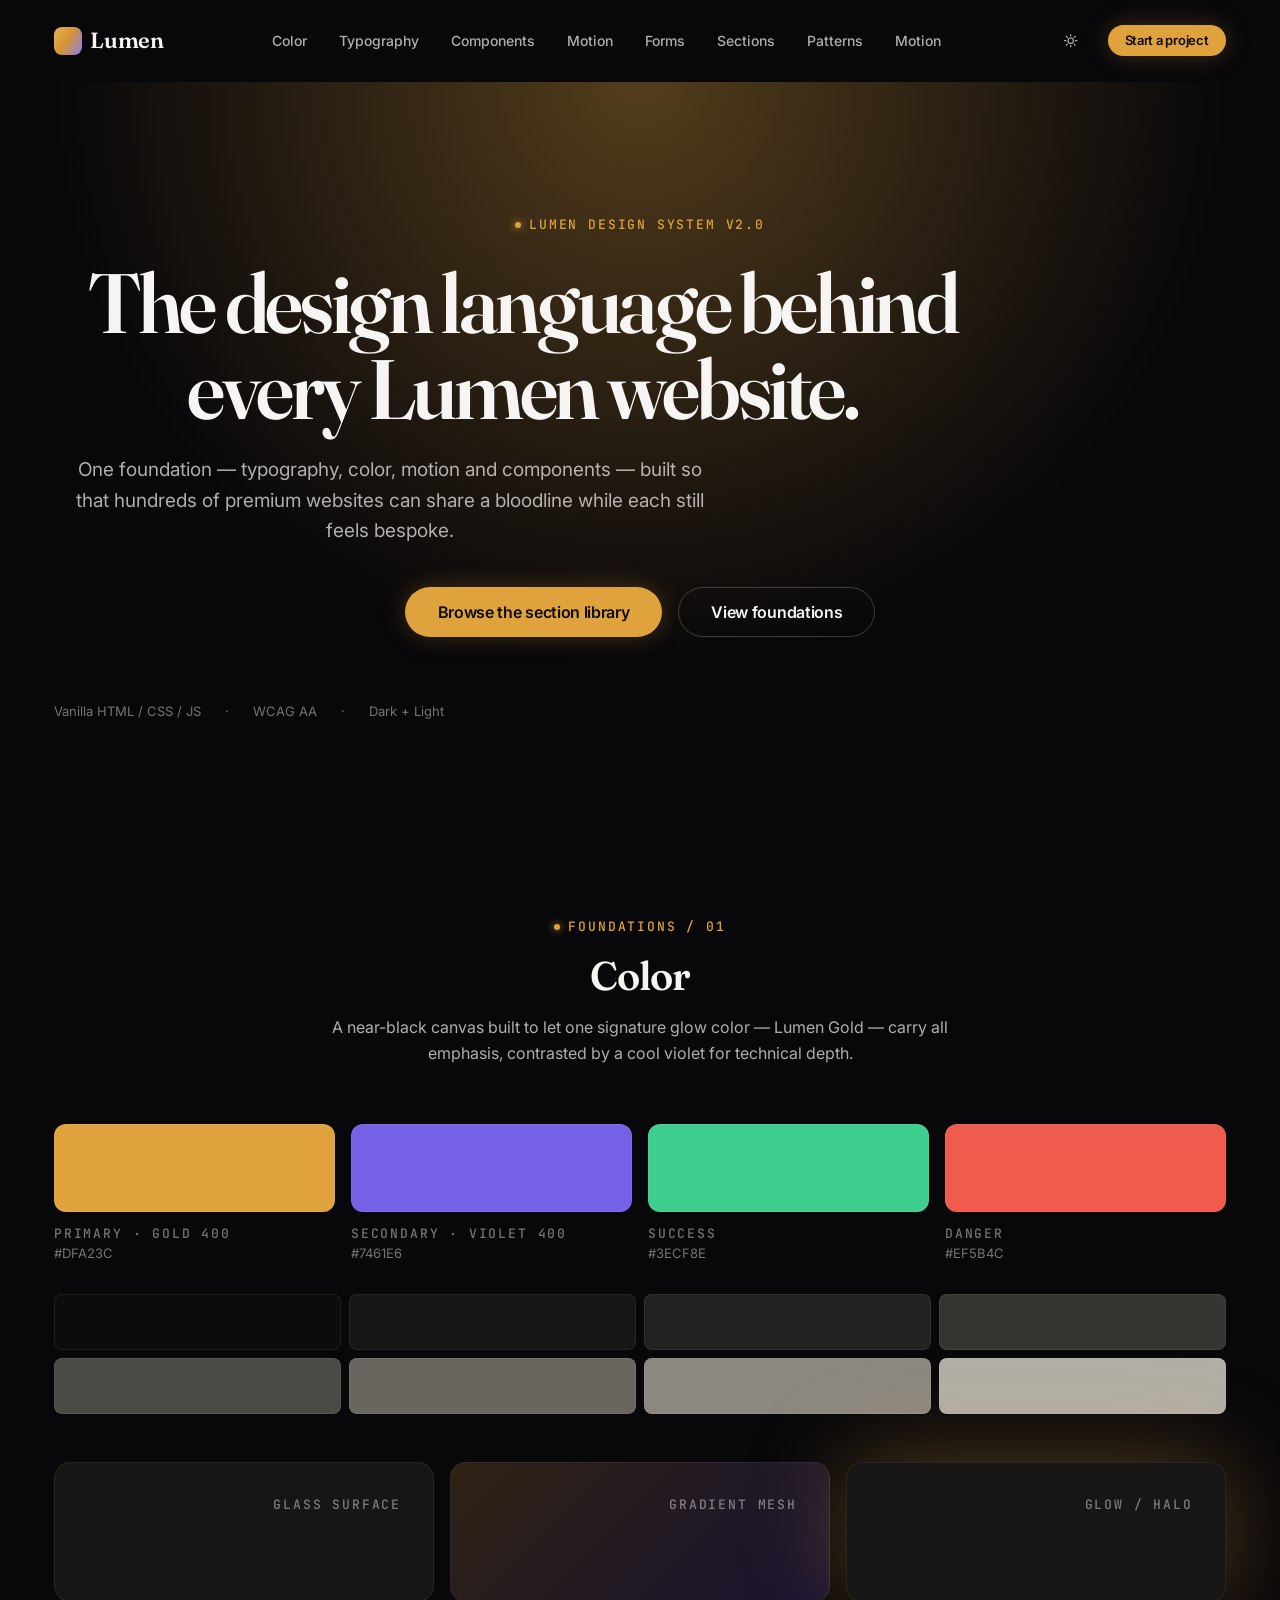
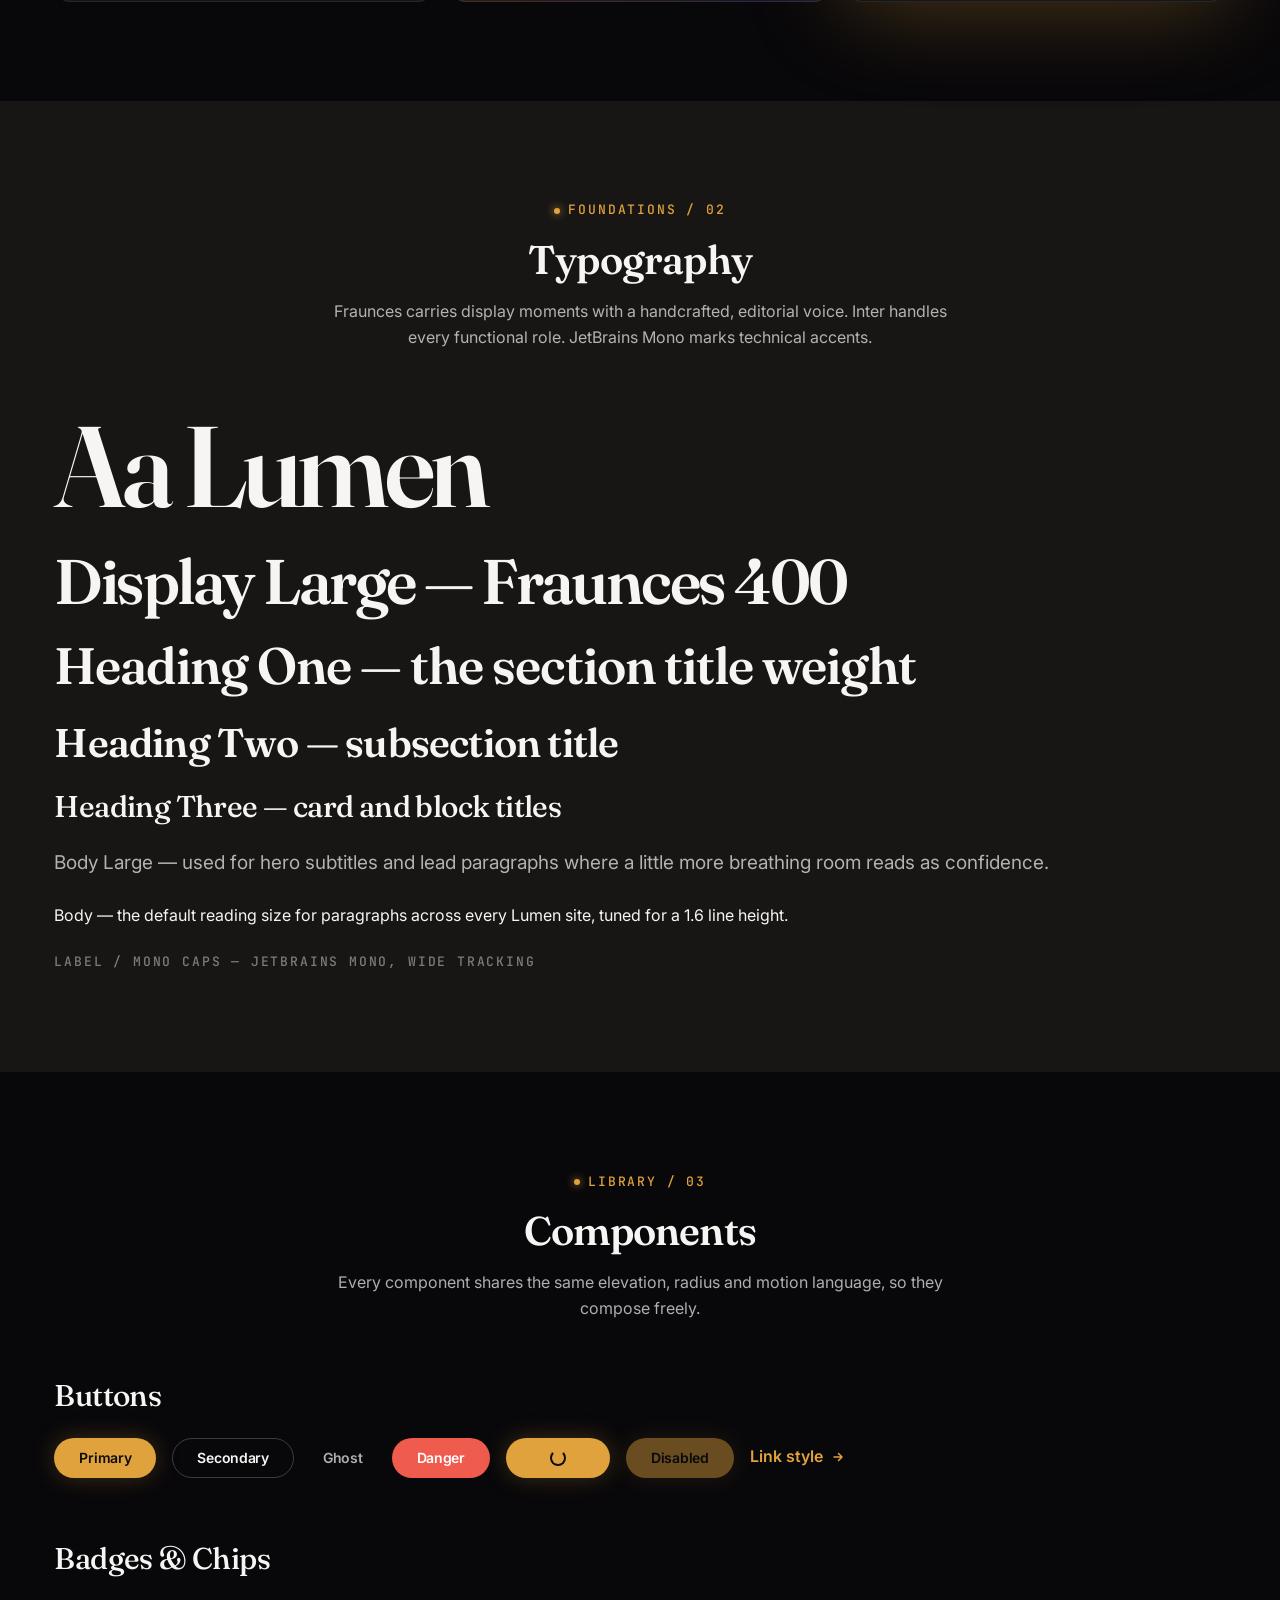
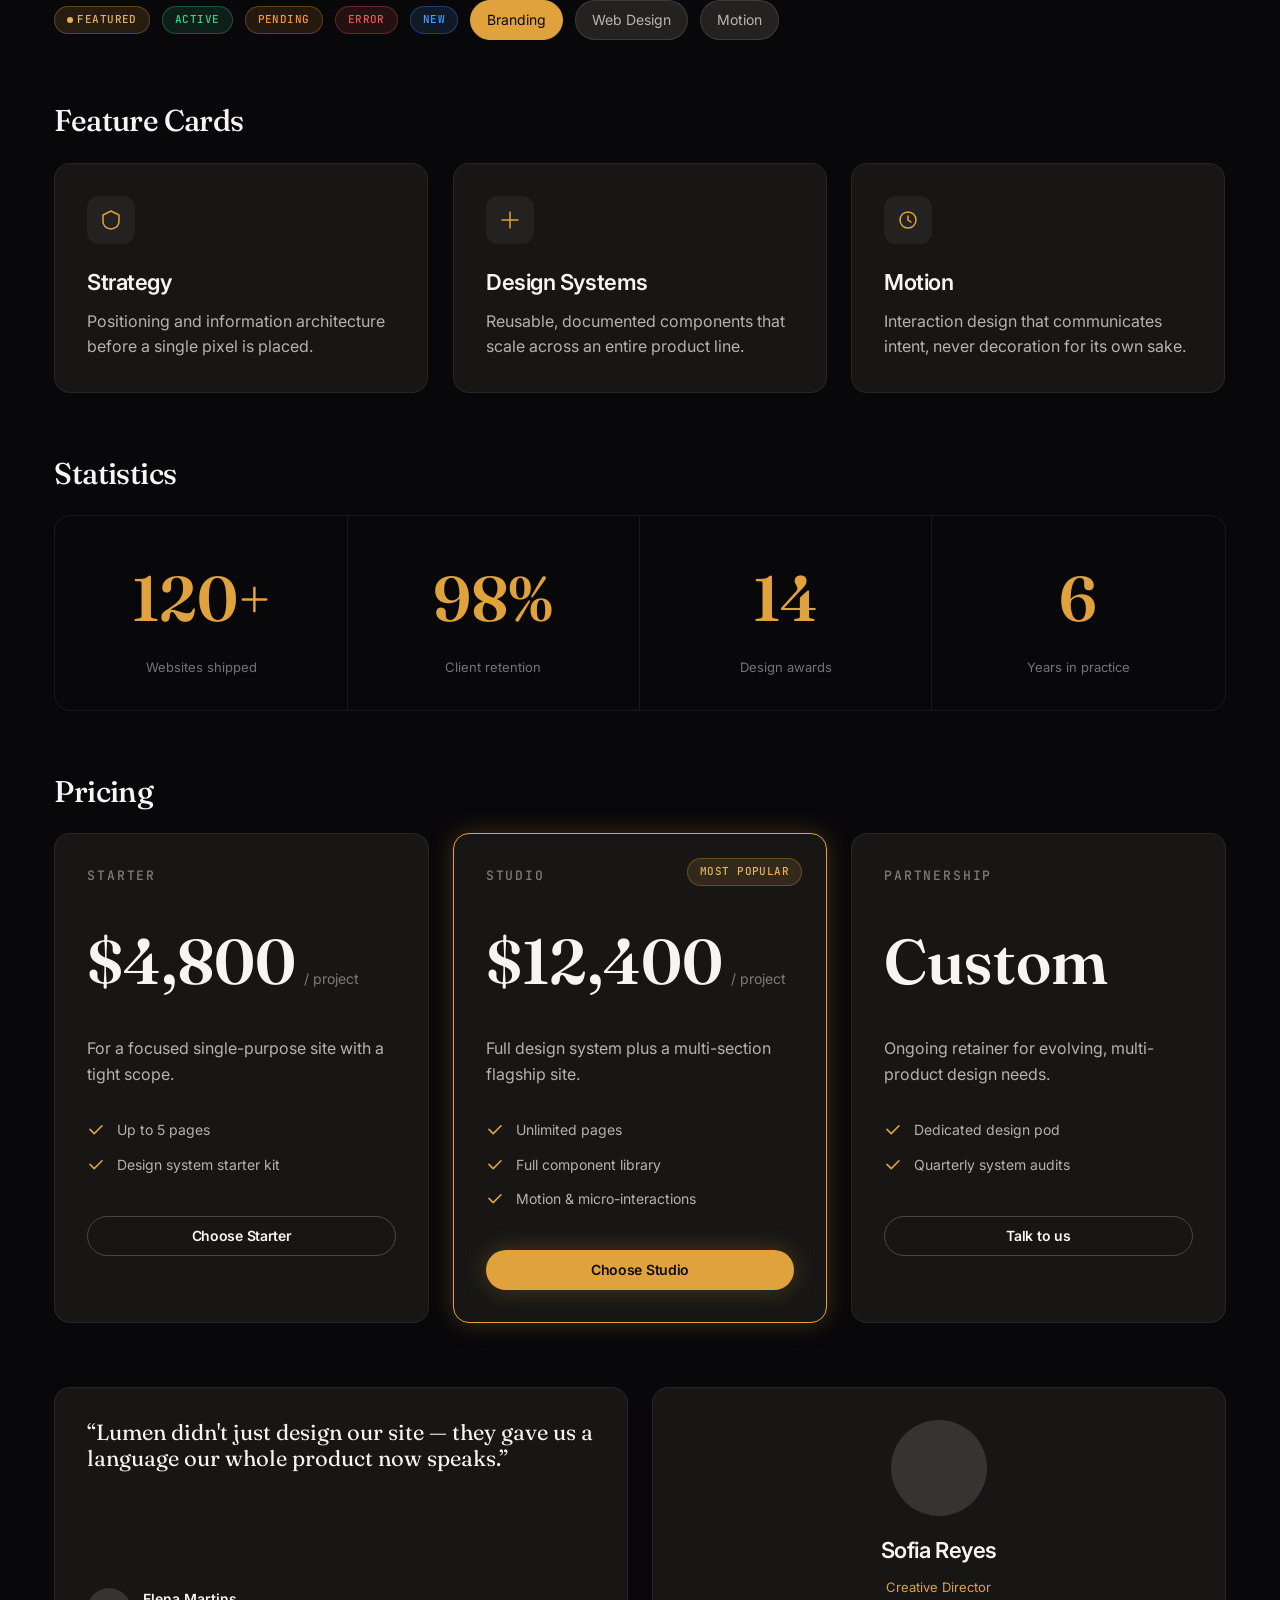
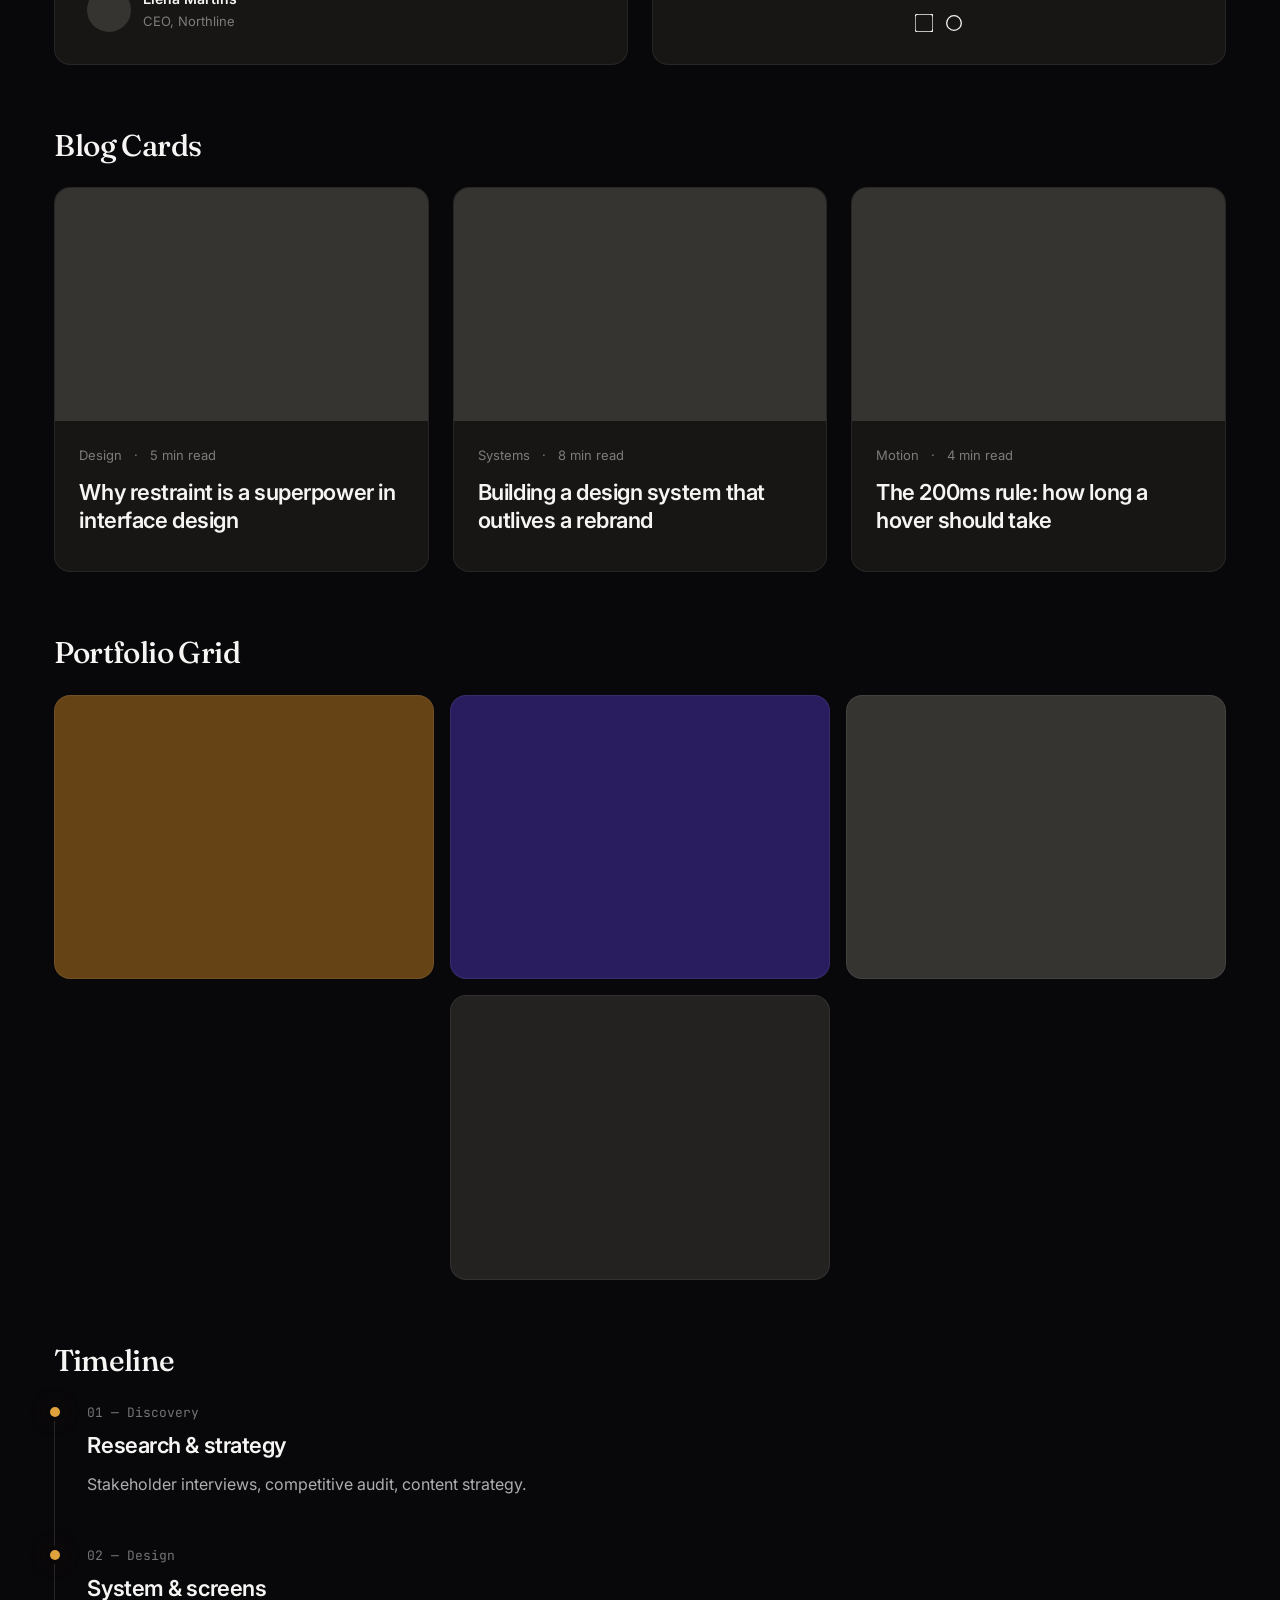
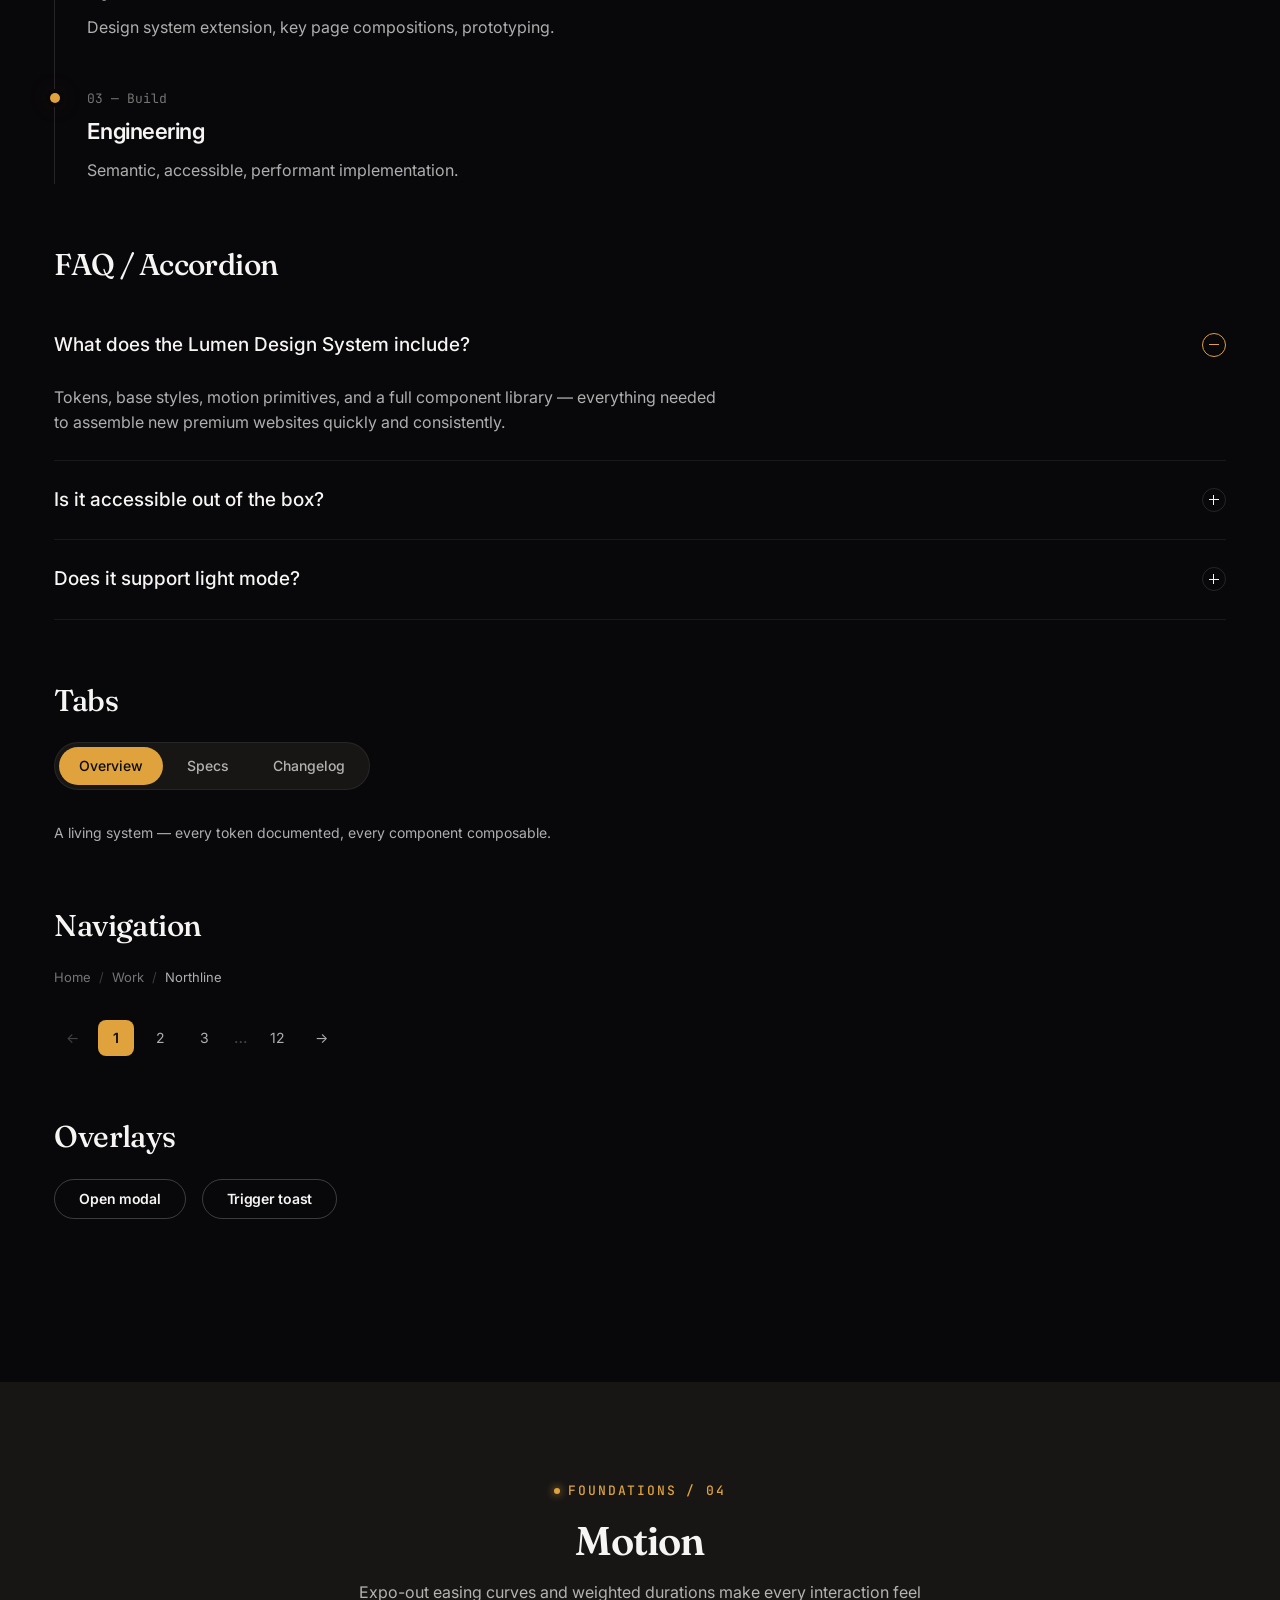
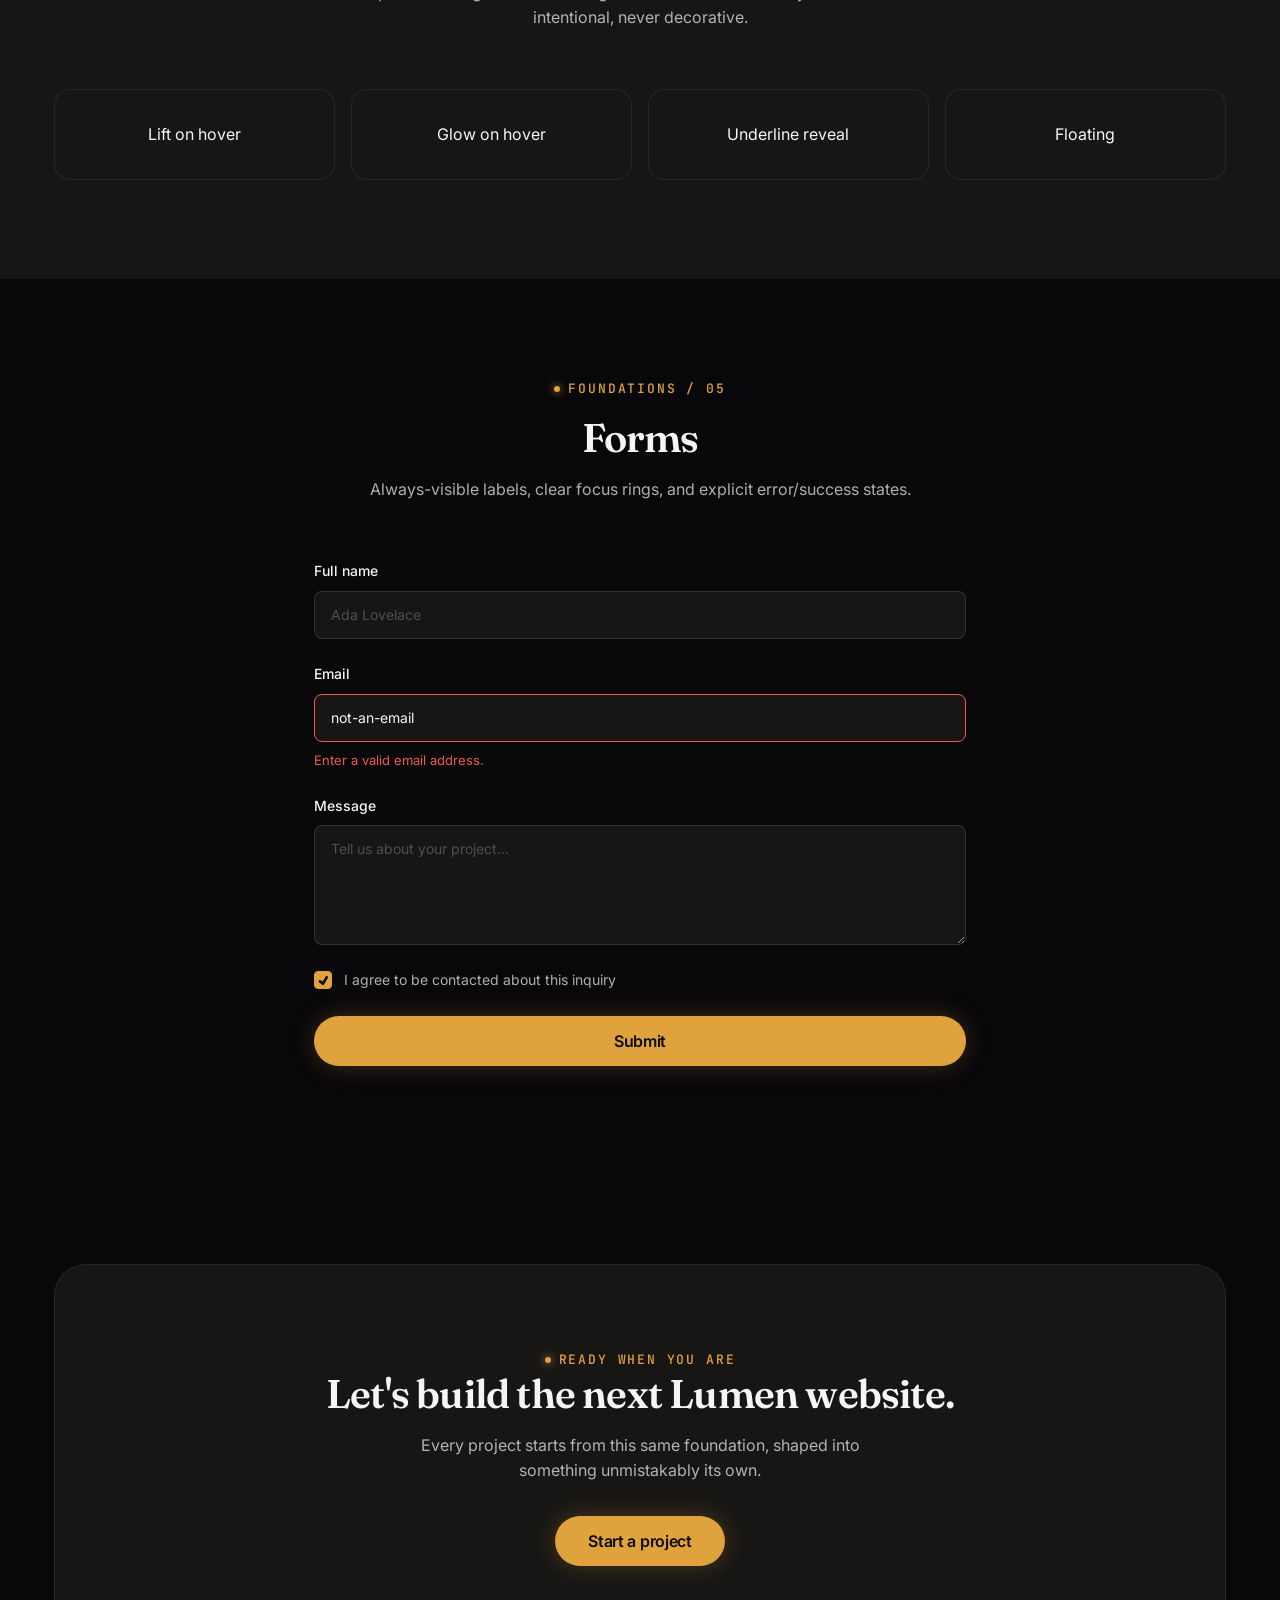
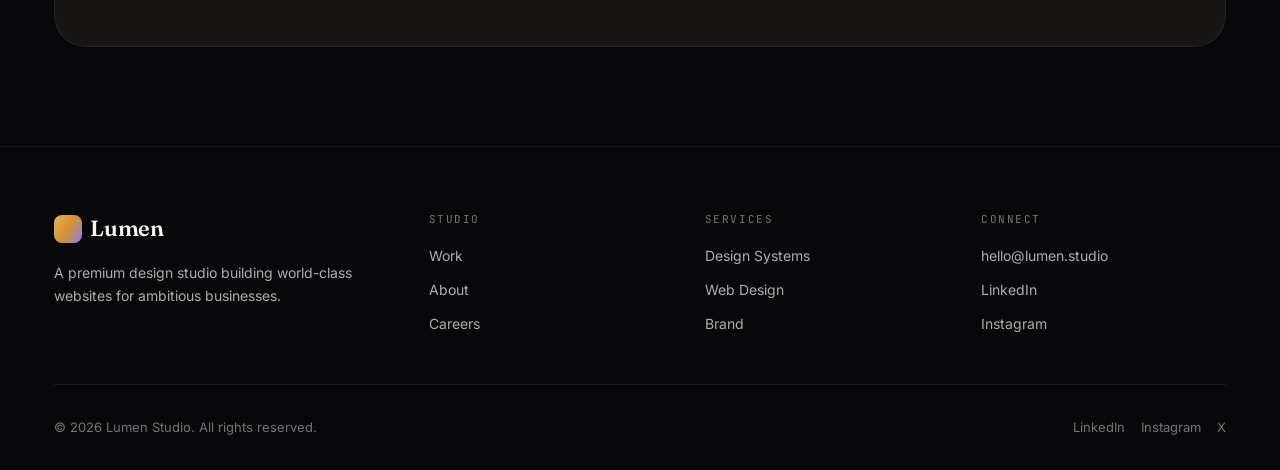
<file: design-system/index.html>
<!DOCTYPE html>
<html lang="en">
<head>
<meta charset="UTF-8">
<meta name="viewport" content="width=device-width, initial-scale=1.0">
<title>Lumen — Design System</title>
<meta name="description" content="Lumen Design System — the foundational design language for every Lumen website.">
<link rel="stylesheet" href="main.css">
</head>
<body>
<a href="#main" class="skip-link">Skip to content</a>

<nav class="navbar" data-scrolled="false" data-menu-open="false">
  <a href="#top" class="navbar__brand">
    <span class="navbar__brand-mark" aria-hidden="true"></span>
    Lumen
  </a>
  <div class="navbar__links" role="list">
    <a class="navbar__link" href="#colors">Color</a>
    <a class="navbar__link" href="#typography">Typography</a>
    <a class="navbar__link" href="#components">Components</a>
    <a class="navbar__link" href="#motion">Motion</a>
    <a class="navbar__link" href="#forms">Forms</a>
    <a class="navbar__link" href="sections.html">Sections</a>
    <a class="navbar__link" href="patterns.html">Patterns</a>
    <a class="navbar__link" href="motion.html">Motion</a>
  </div>
  <div class="navbar__actions">
    <button class="btn btn--icon btn--ghost" data-theme-toggle aria-label="Toggle color theme">
      <svg width="18" height="18" viewBox="0 0 20 20" fill="none"><path d="M10 2v2M10 16v2M4.2 4.2l1.4 1.4M14.4 14.4l1.4 1.4M2 10h2M16 10h2M4.2 15.8l1.4-1.4M14.4 5.6l1.4-1.4" stroke="currentColor" stroke-width="1.5" stroke-linecap="round"/><circle cx="10" cy="10" r="3.5" stroke="currentColor" stroke-width="1.5"/></svg>
    </button>
    <a href="#cta" class="btn btn--primary btn--sm">Start a project</a>
    <button class="navbar__toggle" aria-label="Toggle menu" aria-expanded="false">
      <span></span><span></span><span></span>
    </button>
  </div>
  <div class="navbar__mobile-panel">
    <a class="navbar__link" href="#colors">Color</a>
    <a class="navbar__link" href="#typography">Typography</a>
    <a class="navbar__link" href="#components">Components</a>
    <a class="navbar__link" href="#motion">Motion</a>
    <a class="navbar__link" href="#forms">Forms</a>
    <a class="navbar__link" href="sections.html">Sections</a>
    <a class="navbar__link" href="patterns.html">Patterns</a>
    <a class="navbar__link" href="motion.html">Motion</a>
  </div>
</nav>

<main id="main">

  <!-- ================= HERO ================= -->
  <section class="hero" id="top">
    <div class="container">
      <span class="text-eyebrow hero__eyebrow">Lumen Design System v2.0</span>
      <h1 class="text-display-xl hero__title text-balance">The design language behind every Lumen website.</h1>
      <p class="text-body-lg hero__subtitle text-pretty">
        One foundation — typography, color, motion and components — built so that
        hundreds of premium websites can share a bloodline while each still feels bespoke.
      </p>
      <div class="hero__actions">
        <a href="sections.html" class="btn btn--primary btn--lg">Browse the section library</a>
        <a href="#colors" class="btn btn--secondary btn--lg">View foundations</a>
      </div>
      <div class="hero__meta">
        <span>Vanilla HTML / CSS / JS</span>
        <span>·</span>
        <span>WCAG AA</span>
        <span>·</span>
        <span>Dark + Light</span>
      </div>
    </div>
  </section>

  <!-- ================= COLOR ================= -->
  <section class="section" id="colors">
    <div class="container">
      <div class="section-header">
        <span class="text-eyebrow">Foundations / 01</span>
        <h2>Color</h2>
        <p>A near-black canvas built to let one signature glow color — Lumen Gold — carry all emphasis, contrasted by a cool violet for technical depth.</p>
      </div>

      <div class="grid grid--4" style="--grid-gap: var(--space-4);" data-reveal-group>
        <div data-reveal="up"><div class="swatch" style="background:var(--gold-400)"></div><p class="text-label mt-3">Primary · Gold 400</p><p class="text-caption">#DFA23C</p></div>
        <div data-reveal="up"><div class="swatch" style="background:var(--violet-400)"></div><p class="text-label mt-3">Secondary · Violet 400</p><p class="text-caption">#7461E6</p></div>
        <div data-reveal="up"><div class="swatch" style="background:var(--color-success)"></div><p class="text-label mt-3">Success</p><p class="text-caption">#3ECF8E</p></div>
        <div data-reveal="up"><div class="swatch" style="background:var(--color-danger)"></div><p class="text-label mt-3">Danger</p><p class="text-caption">#EF5B4C</p></div>
      </div>

      <div class="grid grid--4 mt-8" style="--grid-gap: var(--space-2);">
        <div class="swatch swatch--sm" style="background:var(--gray-950)"></div>
        <div class="swatch swatch--sm" style="background:var(--gray-900)"></div>
        <div class="swatch swatch--sm" style="background:var(--gray-800)"></div>
        <div class="swatch swatch--sm" style="background:var(--gray-700)"></div>
        <div class="swatch swatch--sm" style="background:var(--gray-600)"></div>
        <div class="swatch swatch--sm" style="background:var(--gray-500)"></div>
        <div class="swatch swatch--sm" style="background:var(--gray-400)"></div>
        <div class="swatch swatch--sm" style="background:var(--gray-300)"></div>
      </div>

      <div class="grid grid--3 mt-12" style="--grid-gap: var(--space-4);">
        <div class="card glass" style="height:140px; display:flex; align-items:flex-end;"><span class="text-label">Glass surface</span></div>
        <div class="card" style="height:140px; display:flex; align-items:flex-end; background:var(--gradient-mesh);"><span class="text-label">Gradient mesh</span></div>
        <div class="card" style="height:140px; display:flex; align-items:flex-end; box-shadow:var(--glow-gold-lg);"><span class="text-label">Glow / halo</span></div>
      </div>
    </div>
  </section>

  <!-- ================= TYPOGRAPHY ================= -->
  <section class="section surface-1" id="typography">
    <div class="container">
      <div class="section-header">
        <span class="text-eyebrow">Foundations / 02</span>
        <h2>Typography</h2>
        <p>Fraunces carries display moments with a handcrafted, editorial voice. Inter handles every functional role. JetBrains Mono marks technical accents.</p>
      </div>

      <div class="stack" style="--stack-gap: var(--space-6);">
        <p class="text-display-2xl">Aa Lumen</p>
        <p class="text-display-lg">Display Large — Fraunces 400</p>
        <h1>Heading One — the section title weight</h1>
        <h2>Heading Two — subsection title</h2>
        <h3>Heading Three — card and block titles</h3>
        <p class="text-body-lg">Body Large — used for hero subtitles and lead paragraphs where a little more breathing room reads as confidence.</p>
        <p class="text-body">Body — the default reading size for paragraphs across every Lumen site, tuned for a 1.6 line height.</p>
        <p class="text-label">Label / Mono Caps — JetBrains Mono, wide tracking</p>
      </div>
    </div>
  </section>

  <!-- ================= COMPONENTS ================= -->
  <section class="section" id="components">
    <div class="container">
      <div class="section-header">
        <span class="text-eyebrow">Library / 03</span>
        <h2>Components</h2>
        <p>Every component shares the same elevation, radius and motion language, so they compose freely.</p>
      </div>

      <!-- Buttons -->
      <h3 class="mb-6">Buttons</h3>
      <div class="cluster mb-16" style="--cluster-gap: var(--space-4);">
        <button class="btn btn--primary">Primary</button>
        <button class="btn btn--secondary">Secondary</button>
        <button class="btn btn--ghost">Ghost</button>
        <button class="btn btn--danger">Danger</button>
        <button class="btn btn--primary" data-loading="true">Loading</button>
        <button class="btn btn--primary" disabled>Disabled</button>
        <a href="#" class="btn-link">Link style <svg width="14" height="14" viewBox="0 0 14 14" fill="none"><path d="M3 7h8m0 0L7.5 3.5M11 7l-3.5 3.5" stroke="currentColor" stroke-width="1.5" stroke-linecap="round" stroke-linejoin="round"/></svg></a>
      </div>

      <!-- Badges / Chips -->
      <h3 class="mb-6">Badges &amp; Chips</h3>
      <div class="cluster mb-16" style="--cluster-gap: var(--space-3);">
        <span class="badge badge--primary"><span class="badge__dot"></span>Featured</span>
        <span class="badge badge--success">Active</span>
        <span class="badge badge--warning">Pending</span>
        <span class="badge badge--danger">Error</span>
        <span class="badge badge--info">New</span>
        <button class="chip" aria-pressed="true">Branding</button>
        <button class="chip" aria-pressed="false">Web Design</button>
        <button class="chip" aria-pressed="false">Motion</button>
      </div>

      <!-- Feature cards -->
      <h3 class="mb-6">Feature Cards</h3>
      <div class="grid grid--3 mb-16" data-reveal-group>
        <div class="card card--feature" data-reveal="up">
          <div class="card__icon"><svg width="22" height="22" viewBox="0 0 22 22" fill="none"><path d="M11 2 3 6v6c0 5 3.5 7.5 8 8 4.5-.5 8-3 8-8V6l-8-4Z" stroke="currentColor" stroke-width="1.5" stroke-linejoin="round"/></svg></div>
          <h4 class="card__title">Strategy</h4>
          <p class="card__text">Positioning and information architecture before a single pixel is placed.</p>
        </div>
        <div class="card card--feature" data-reveal="up">
          <div class="card__icon"><svg width="22" height="22" viewBox="0 0 22 22" fill="none"><path d="M3 11h16M11 3v16" stroke="currentColor" stroke-width="1.5" stroke-linecap="round"/></svg></div>
          <h4 class="card__title">Design Systems</h4>
          <p class="card__text">Reusable, documented components that scale across an entire product line.</p>
        </div>
        <div class="card card--feature" data-reveal="up">
          <div class="card__icon"><svg width="22" height="22" viewBox="0 0 22 22" fill="none"><circle cx="11" cy="11" r="8" stroke="currentColor" stroke-width="1.5"/><path d="M11 7v4l3 2" stroke="currentColor" stroke-width="1.5" stroke-linecap="round"/></svg></div>
          <h4 class="card__title">Motion</h4>
          <p class="card__text">Interaction design that communicates intent, never decoration for its own sake.</p>
        </div>
      </div>

      <!-- Stats -->
      <h3 class="mb-6">Statistics</h3>
      <div class="stats-band mb-16">
        <div class="stats-band__item"><div class="stats-band__value"><span data-counter="120" data-counter-suffix="+">0</span></div><div class="stats-band__label">Websites shipped</div></div>
        <div class="stats-band__item"><div class="stats-band__value"><span data-counter="98" data-counter-suffix="%">0</span></div><div class="stats-band__label">Client retention</div></div>
        <div class="stats-band__item"><div class="stats-band__value"><span data-counter="14">0</span></div><div class="stats-band__label">Design awards</div></div>
        <div class="stats-band__item"><div class="stats-band__value"><span data-counter="6">0</span></div><div class="stats-band__label">Years in practice</div></div>
      </div>

      <!-- Pricing -->
      <h3 class="mb-6">Pricing</h3>
      <div class="grid grid--3 mb-16">
        <div class="card card--pricing">
          <span class="text-label">Starter</span>
          <div class="card--pricing__price">$4,800<span>/ project</span></div>
          <p class="card__text">For a focused single-purpose site with a tight scope.</p>
          <ul class="card--pricing__list">
            <li><svg viewBox="0 0 20 20" fill="none"><path d="M16.7 5.3 8 14l-4.7-4.7" stroke="currentColor" stroke-width="1.8" stroke-linecap="round" stroke-linejoin="round"/></svg>Up to 5 pages</li>
            <li><svg viewBox="0 0 20 20" fill="none"><path d="M16.7 5.3 8 14l-4.7-4.7" stroke="currentColor" stroke-width="1.8" stroke-linecap="round" stroke-linejoin="round"/></svg>Design system starter kit</li>
          </ul>
          <button class="btn btn--secondary btn--block">Choose Starter</button>
        </div>
        <div class="card card--pricing card--highlight">
          <span class="badge badge--primary card--pricing__badge">Most popular</span>
          <span class="text-label">Studio</span>
          <div class="card--pricing__price">$12,400<span>/ project</span></div>
          <p class="card__text">Full design system plus a multi-section flagship site.</p>
          <ul class="card--pricing__list">
            <li><svg viewBox="0 0 20 20" fill="none"><path d="M16.7 5.3 8 14l-4.7-4.7" stroke="currentColor" stroke-width="1.8" stroke-linecap="round" stroke-linejoin="round"/></svg>Unlimited pages</li>
            <li><svg viewBox="0 0 20 20" fill="none"><path d="M16.7 5.3 8 14l-4.7-4.7" stroke="currentColor" stroke-width="1.8" stroke-linecap="round" stroke-linejoin="round"/></svg>Full component library</li>
            <li><svg viewBox="0 0 20 20" fill="none"><path d="M16.7 5.3 8 14l-4.7-4.7" stroke="currentColor" stroke-width="1.8" stroke-linecap="round" stroke-linejoin="round"/></svg>Motion &amp; micro-interactions</li>
          </ul>
          <button class="btn btn--primary btn--block">Choose Studio</button>
        </div>
        <div class="card card--pricing">
          <span class="text-label">Partnership</span>
          <div class="card--pricing__price">Custom</div>
          <p class="card__text">Ongoing retainer for evolving, multi-product design needs.</p>
          <ul class="card--pricing__list">
            <li><svg viewBox="0 0 20 20" fill="none"><path d="M16.7 5.3 8 14l-4.7-4.7" stroke="currentColor" stroke-width="1.8" stroke-linecap="round" stroke-linejoin="round"/></svg>Dedicated design pod</li>
            <li><svg viewBox="0 0 20 20" fill="none"><path d="M16.7 5.3 8 14l-4.7-4.7" stroke="currentColor" stroke-width="1.8" stroke-linecap="round" stroke-linejoin="round"/></svg>Quarterly system audits</li>
          </ul>
          <button class="btn btn--secondary btn--block">Talk to us</button>
        </div>
      </div>

      <!-- Testimonial + Team -->
      <div class="grid grid--2 mb-16" style="--grid-gap: var(--space-6);">
        <div class="card card--testimonial">
          <p class="card__quote">&ldquo;Lumen didn't just design our site — they gave us a language our whole product now speaks.&rdquo;</p>
          <div class="card__author">
            <div class="card__avatar"></div>
            <div><div class="card__author-name">Elena Martins</div><div class="card__author-role">CEO, Northline</div></div>
          </div>
        </div>
        <div class="card card--team">
          <div class="card__avatar"></div>
          <h4 class="card__title">Sofia Reyes</h4>
          <p class="card__role">Creative Director</p>
          <div class="card__social">
            <a href="#" aria-label="LinkedIn"><svg width="18" height="18" viewBox="0 0 18 18" fill="none"><rect width="18" height="18" rx="3" stroke="currentColor" stroke-width="1.3"/></svg></a>
            <a href="#" aria-label="Twitter"><svg width="18" height="18" viewBox="0 0 18 18" fill="none"><circle cx="9" cy="9" r="7.3" stroke="currentColor" stroke-width="1.3"/></svg></a>
          </div>
        </div>
      </div>

      <!-- Blog + Portfolio -->
      <h3 class="mb-6">Blog Cards</h3>
      <div class="grid grid--3 mb-16">
        <article class="card card--blog">
          <div class="card__media" style="background:var(--color-surface-3);"></div>
          <div class="card__body">
            <div class="card__meta"><span>Design</span><span>·</span><span>5 min read</span></div>
            <h4 class="card__title">Why restraint is a superpower in interface design</h4>
          </div>
        </article>
        <article class="card card--blog">
          <div class="card__media" style="background:var(--color-surface-3);"></div>
          <div class="card__body">
            <div class="card__meta"><span>Systems</span><span>·</span><span>8 min read</span></div>
            <h4 class="card__title">Building a design system that outlives a rebrand</h4>
          </div>
        </article>
        <article class="card card--blog">
          <div class="card__media" style="background:var(--color-surface-3);"></div>
          <div class="card__body">
            <div class="card__meta"><span>Motion</span><span>·</span><span>4 min read</span></div>
            <h4 class="card__title">The 200ms rule: how long a hover should take</h4>
          </div>
        </article>
      </div>

      <h3 class="mb-6">Portfolio Grid</h3>
      <div class="gallery-grid mb-16">
        <a class="card card--portfolio" href="#" style="background:var(--gold-800)">
          <div class="card__overlay"><span class="card__overlay-tag">Branding</span><span class="card__overlay-title">Solace — Identity System</span></div>
        </a>
        <a class="card card--portfolio" href="#" style="background:var(--violet-800)">
          <div class="card__overlay"><span class="card__overlay-tag">Web</span><span class="card__overlay-title">Northline</span></div>
        </a>
        <a class="card card--portfolio" href="#" style="background:var(--gray-700)">
          <div class="card__overlay"><span class="card__overlay-tag">Product</span><span class="card__overlay-title">Fauna</span></div>
        </a>
        <a class="card card--portfolio" href="#" style="background:var(--gray-800)">
          <div class="card__overlay"><span class="card__overlay-tag">Web</span><span class="card__overlay-title">Ridgeline</span></div>
        </a>
      </div>

      <!-- Timeline -->
      <h3 class="mb-6">Timeline</h3>
      <div class="timeline mb-16">
        <div class="timeline-item"><div class="timeline-item__date">01 — Discovery</div><h4 class="card__title mb-2">Research &amp; strategy</h4><p class="card__text">Stakeholder interviews, competitive audit, content strategy.</p></div>
        <div class="timeline-item"><div class="timeline-item__date">02 — Design</div><h4 class="card__title mb-2">System &amp; screens</h4><p class="card__text">Design system extension, key page compositions, prototyping.</p></div>
        <div class="timeline-item"><div class="timeline-item__date">03 — Build</div><h4 class="card__title mb-2">Engineering</h4><p class="card__text">Semantic, accessible, performant implementation.</p></div>
      </div>

      <!-- Accordion / FAQ -->
      <h3 class="mb-6">FAQ / Accordion</h3>
      <div class="accordion mb-16">
        <details class="accordion-item" open>
          <summary class="accordion-item__trigger">What does the Lumen Design System include?<span class="accordion-item__icon"></span></summary>
          <div class="accordion-item__panel-wrap"><div class="accordion-item__panel"><div class="accordion-item__panel-inner">Tokens, base styles, motion primitives, and a full component library — everything needed to assemble new premium websites quickly and consistently.</div></div></div>
        </details>
        <details class="accordion-item">
          <summary class="accordion-item__trigger">Is it accessible out of the box?<span class="accordion-item__icon"></span></summary>
          <div class="accordion-item__panel-wrap"><div class="accordion-item__panel"><div class="accordion-item__panel-inner">Yes — semantic HTML, visible focus states, sufficient contrast, and reduced-motion support are built into every component.</div></div></div>
        </details>
        <details class="accordion-item">
          <summary class="accordion-item__trigger">Does it support light mode?<span class="accordion-item__icon"></span></summary>
          <div class="accordion-item__panel-wrap"><div class="accordion-item__panel"><div class="accordion-item__panel-inner">Every token has a light-mode mirror, toggled with the theme switch in the navbar.</div></div></div>
        </details>
      </div>

      <!-- Tabs -->
      <h3 class="mb-6">Tabs</h3>
      <div data-tabs class="mb-16">
        <div class="tabs__list" role="tablist">
          <button class="tabs__trigger" role="tab" aria-selected="true">Overview</button>
          <button class="tabs__trigger" role="tab" aria-selected="false">Specs</button>
          <button class="tabs__trigger" role="tab" aria-selected="false">Changelog</button>
        </div>
        <div class="tabs__panel"><p class="text-body-sm text-muted">A living system — every token documented, every component composable.</p></div>
        <div class="tabs__panel" hidden><p class="text-body-sm text-muted">8px spacing scale, fluid clamp() type, expo-out motion curves.</p></div>
        <div class="tabs__panel" hidden><p class="text-body-sm text-muted">v1.0 — initial release of the Lumen foundation.</p></div>
      </div>

      <!-- Breadcrumbs / Pagination -->
      <h3 class="mb-6">Navigation</h3>
      <nav class="breadcrumbs mb-8" aria-label="Breadcrumb">
        <ol><li><a href="#">Home</a></li><li><a href="#">Work</a></li><li aria-current="page">Northline</li></ol>
      </nav>
      <div class="pagination mb-16">
        <button class="pagination__item" disabled>&larr;</button>
        <button class="pagination__item" aria-current="page">1</button>
        <button class="pagination__item">2</button>
        <button class="pagination__item">3</button>
        <span class="pagination__ellipsis">&hellip;</span>
        <button class="pagination__item">12</button>
        <button class="pagination__item">&rarr;</button>
      </div>

      <!-- Modal / Toast triggers -->
      <h3 class="mb-6">Overlays</h3>
      <div class="cluster mb-16" style="--cluster-gap: var(--space-4);">
        <button class="btn btn--secondary" data-modal-open="demo-modal">Open modal</button>
        <button class="btn btn--secondary" onclick="Lumen.toast({variant:'success', title:'Saved', text:'Your changes were published.'})">Trigger toast</button>
      </div>

      <dialog id="demo-modal" class="modal">
        <div class="modal__header">
          <h3>Start a project</h3>
          <button class="modal__close" data-modal-close aria-label="Close">
            <svg width="16" height="16" viewBox="0 0 16 16" fill="none"><path d="M1 1l14 14M15 1 1 15" stroke="currentColor" stroke-width="1.5" stroke-linecap="round"/></svg>
          </button>
        </div>
        <div class="modal__body">Tell us a little about what you're building and we'll follow up within one business day.</div>
        <div class="modal__footer">
          <button class="btn btn--ghost" data-modal-close>Cancel</button>
          <button class="btn btn--primary" data-modal-close>Send inquiry</button>
        </div>
      </dialog>
    </div>
  </section>

  <!-- ================= MOTION ================= -->
  <section class="section surface-1" id="motion">
    <div class="container">
      <div class="section-header">
        <span class="text-eyebrow">Foundations / 04</span>
        <h2>Motion</h2>
        <p>Expo-out easing curves and weighted durations make every interaction feel intentional, never decorative.</p>
      </div>
      <div class="grid grid--4" style="--grid-gap: var(--space-4);">
        <div class="card motion-lift" style="text-align:center;">Lift on hover</div>
        <div class="card motion-glow" style="text-align:center;">Glow on hover</div>
        <div class="card" style="text-align:center;"><span class="motion-underline">Underline reveal</span></div>
        <div class="card" style="text-align:center;"><span class="animate-float" style="display:inline-block;">Floating</span></div>
      </div>
    </div>
  </section>

  <!-- ================= FORMS ================= -->
  <section class="section" id="forms">
    <div class="container container--narrow">
      <div class="section-header">
        <span class="text-eyebrow">Foundations / 05</span>
        <h2>Forms</h2>
        <p>Always-visible labels, clear focus rings, and explicit error/success states.</p>
      </div>
      <form class="stack" style="--stack-gap: var(--space-6);" onsubmit="return false;">
        <div class="field">
          <label class="field__label" for="name">Full name</label>
          <input class="input" id="name" type="text" placeholder="Ada Lovelace">
        </div>
        <div class="field">
          <label class="field__label" for="email">Email</label>
          <input class="input" id="email" type="email" data-state="error" value="not-an-email">
          <span class="field__error">Enter a valid email address.</span>
        </div>
        <div class="field">
          <label class="field__label" for="msg">Message</label>
          <textarea class="textarea" id="msg" placeholder="Tell us about your project..."></textarea>
        </div>
        <label class="checkbox"><input type="checkbox" checked> I agree to be contacted about this inquiry</label>
        <button class="btn btn--primary btn--lg btn--block" type="submit">Submit</button>
      </form>
    </div>
  </section>

  <!-- ================= CTA ================= -->
  <section class="section" id="cta">
    <div class="container">
      <div class="cta-band">
        <span class="text-eyebrow">Ready when you are</span>
        <h2 class="cta-band__title">Let's build the next Lumen website.</h2>
        <p class="cta-band__subtitle">Every project starts from this same foundation, shaped into something unmistakably its own.</p>
        <div class="hero__actions"><a href="#" class="btn btn--primary btn--lg">Start a project</a></div>
      </div>
    </div>
  </section>

</main>

<footer class="footer">
  <div class="container">
    <div class="footer__grid">
      <div class="footer__brand">
        <a href="#top" class="navbar__brand"><span class="navbar__brand-mark" aria-hidden="true"></span>Lumen</a>
        <p class="text-body-sm text-muted mt-4">A premium design studio building world-class websites for ambitious businesses.</p>
      </div>
      <div><div class="footer__heading">Studio</div><div class="footer__links"><a href="#">Work</a><a href="#">About</a><a href="#">Careers</a></div></div>
      <div><div class="footer__heading">Services</div><div class="footer__links"><a href="#">Design Systems</a><a href="#">Web Design</a><a href="#">Brand</a></div></div>
      <div><div class="footer__heading">Connect</div><div class="footer__links"><a href="#">hello@lumen.studio</a><a href="#">LinkedIn</a><a href="#">Instagram</a></div></div>
    </div>
    <div class="footer__bottom">
      <span>&copy; 2026 Lumen Studio. All rights reserved.</span>
      <div class="footer__social">
        <a href="#" aria-label="LinkedIn">LinkedIn</a>
        <a href="#" aria-label="Instagram">Instagram</a>
        <a href="#" aria-label="X">X</a>
      </div>
    </div>
  </div>
</footer>

<style>
  .swatch { height: 88px; border-radius: var(--radius-md); border: 1px solid var(--color-border-subtle); }
  .swatch--sm { height: 56px; border-radius: var(--radius-sm); }
</style>

<script src="main.js"></script>
</body>
</html>
</file>
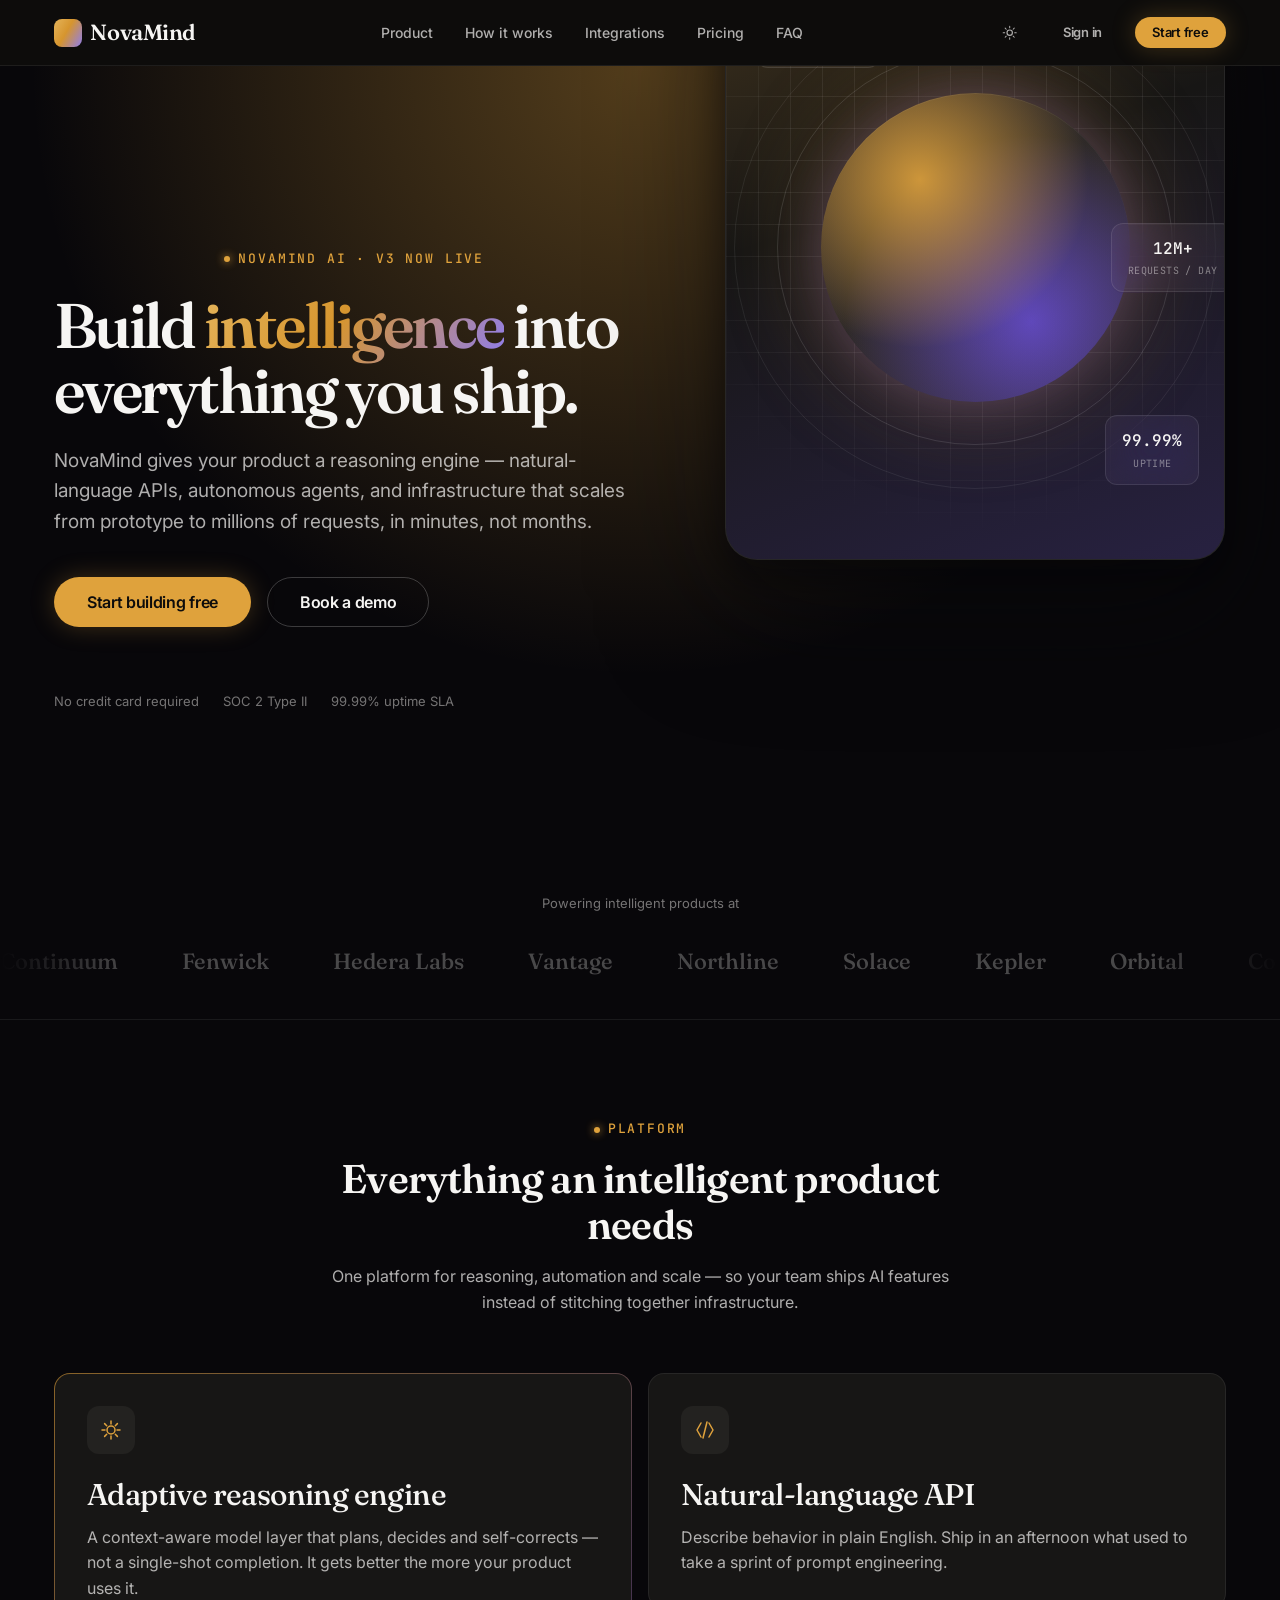
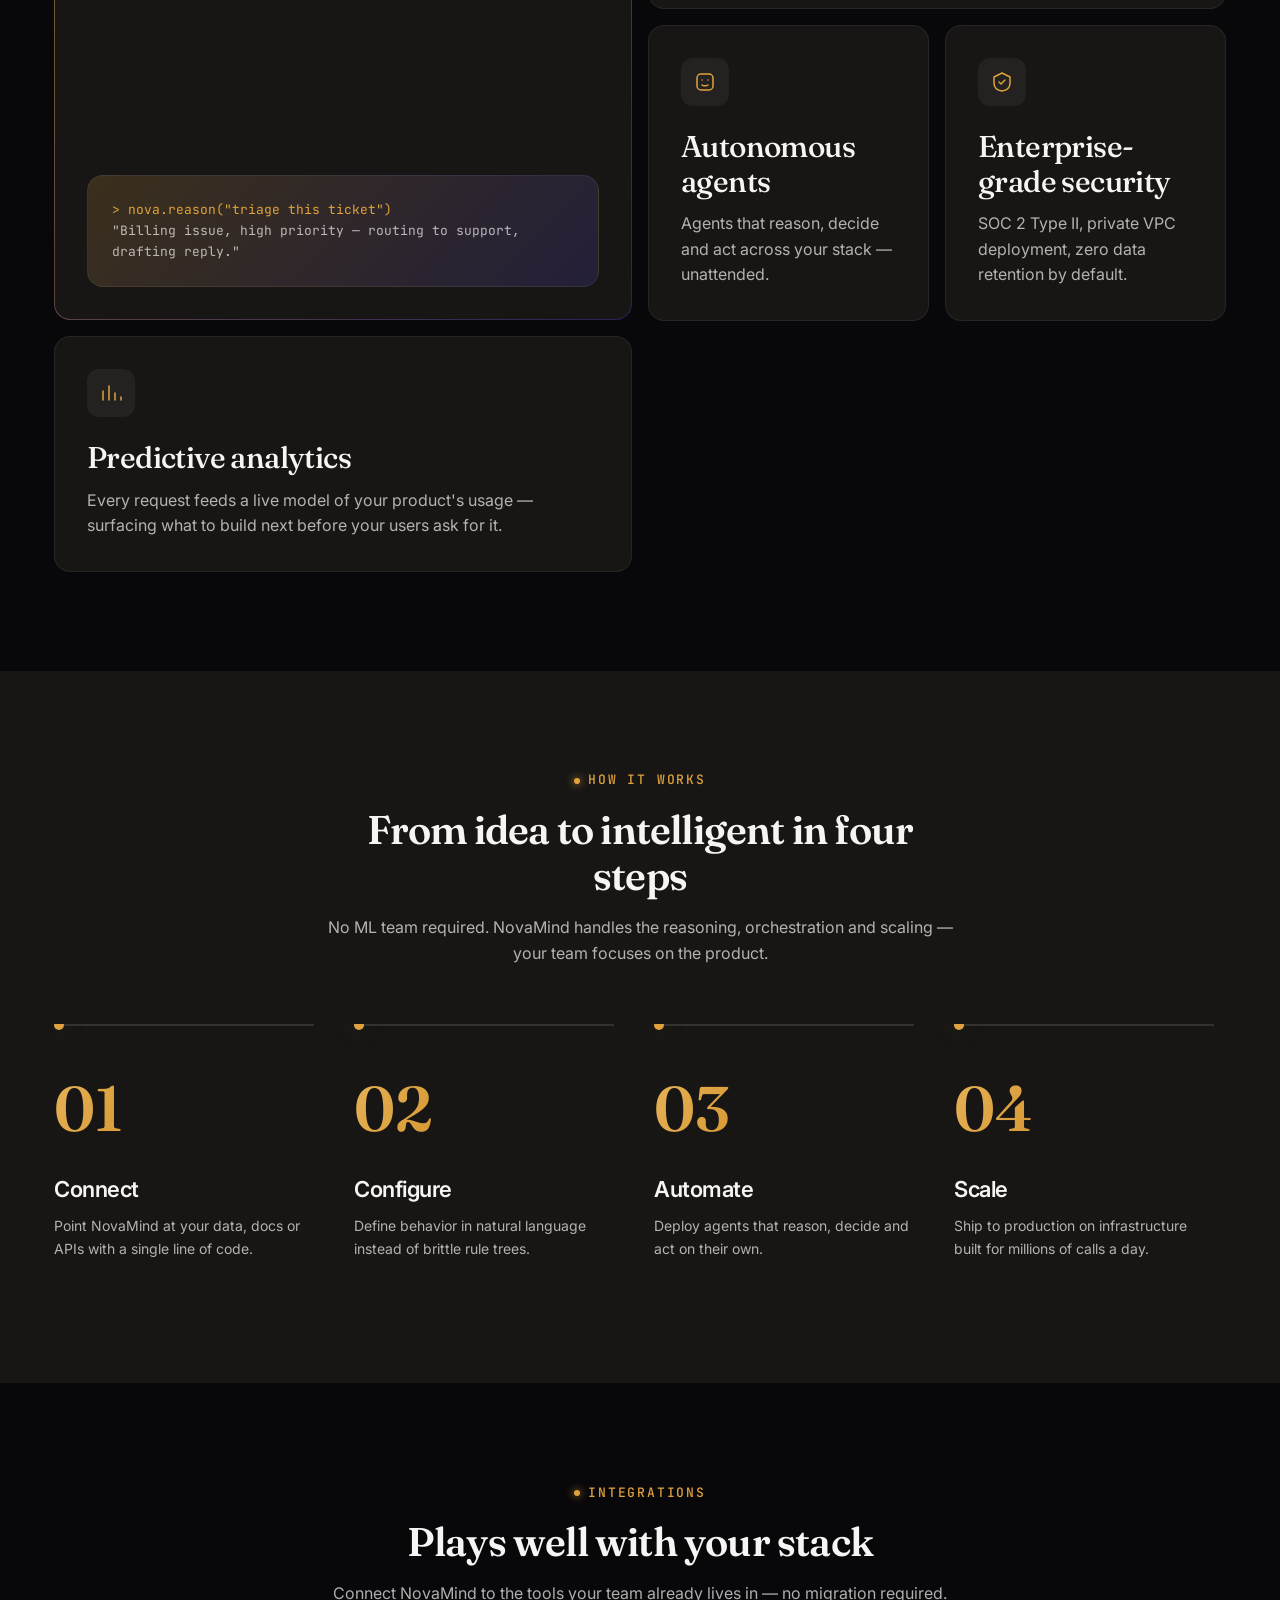
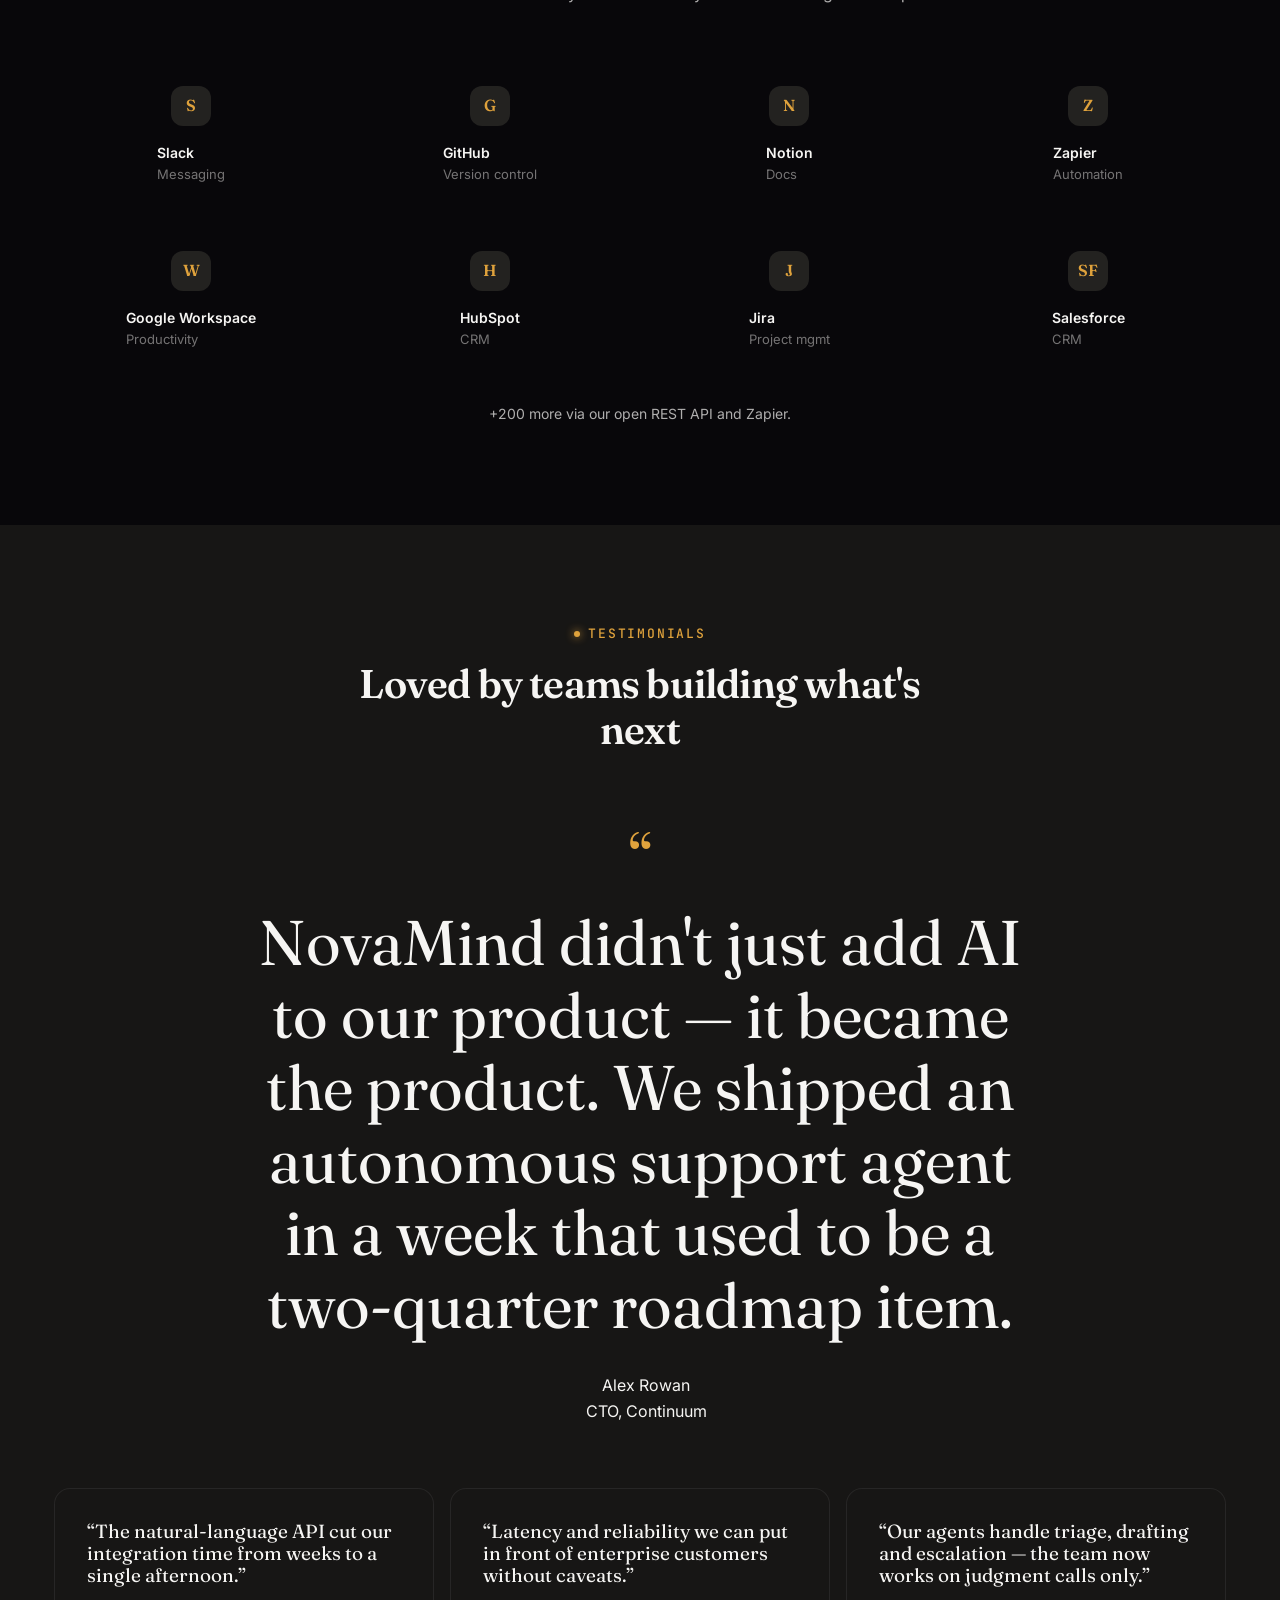
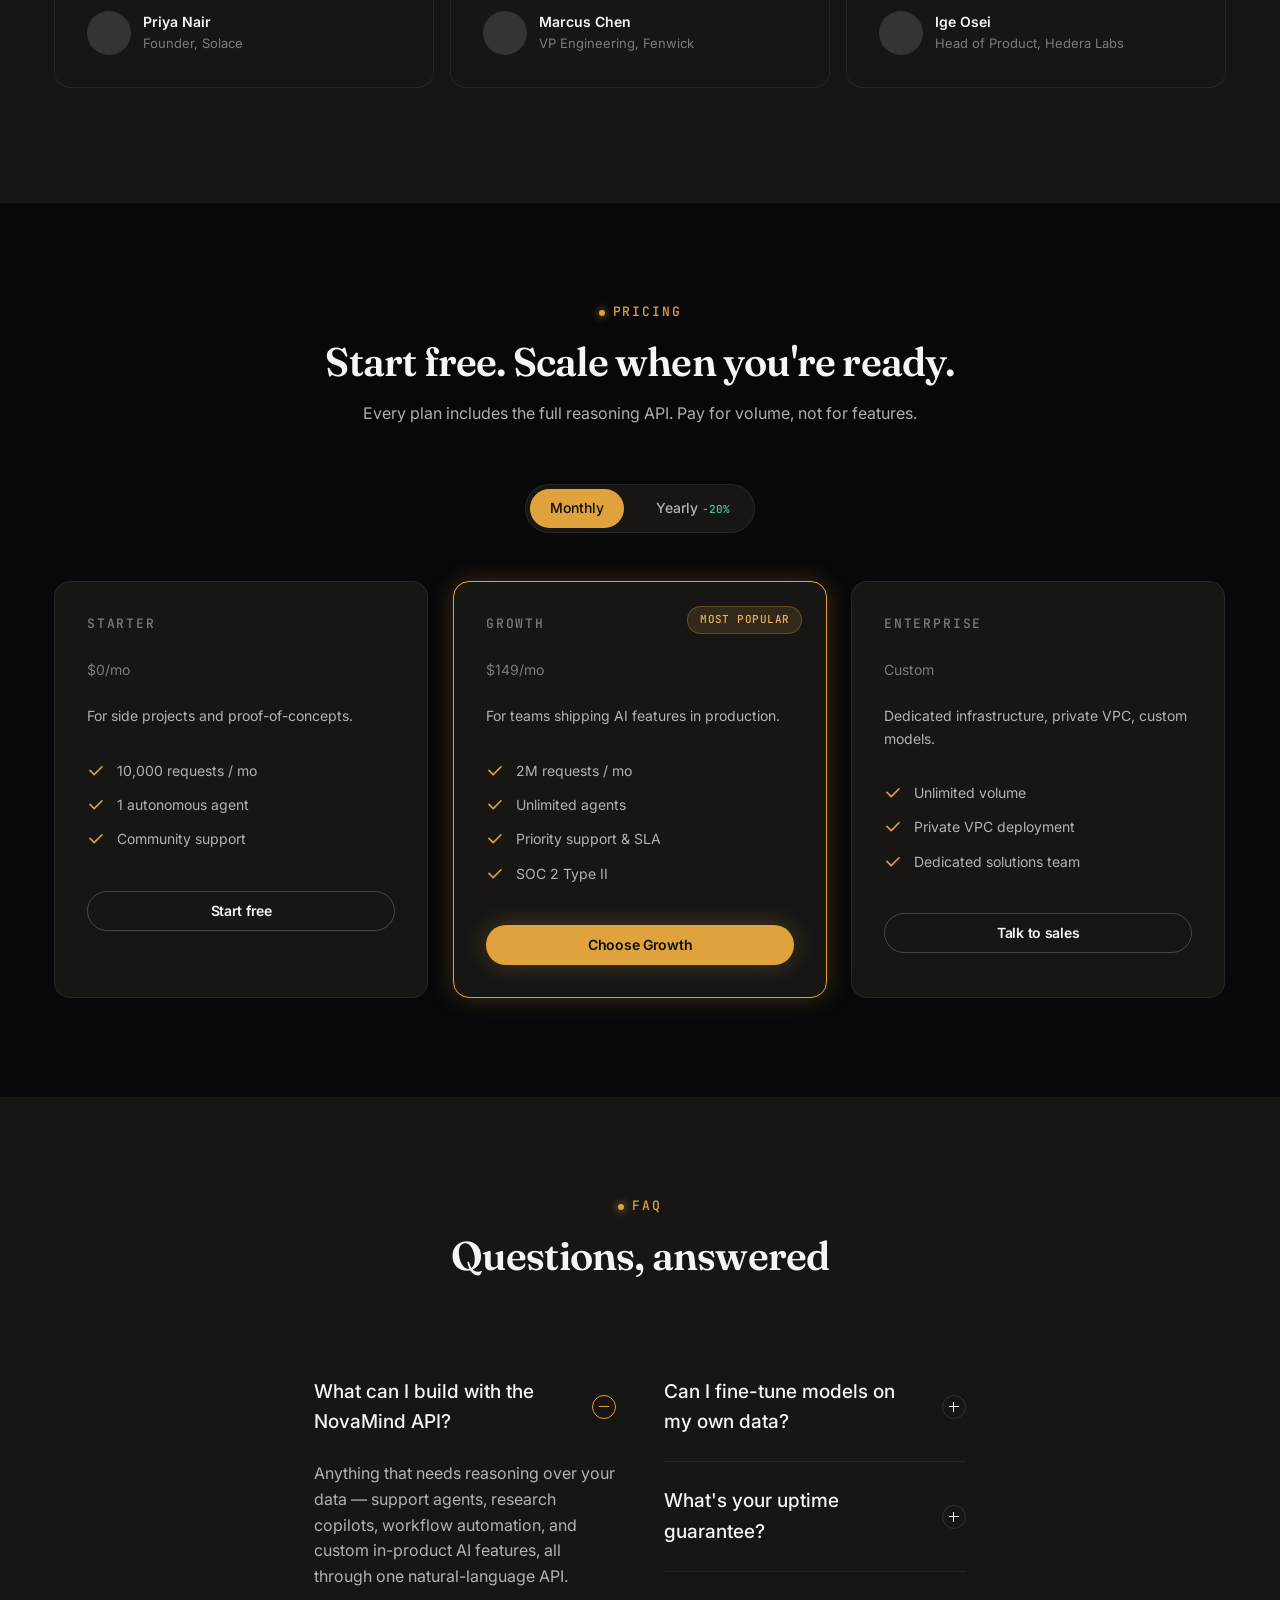
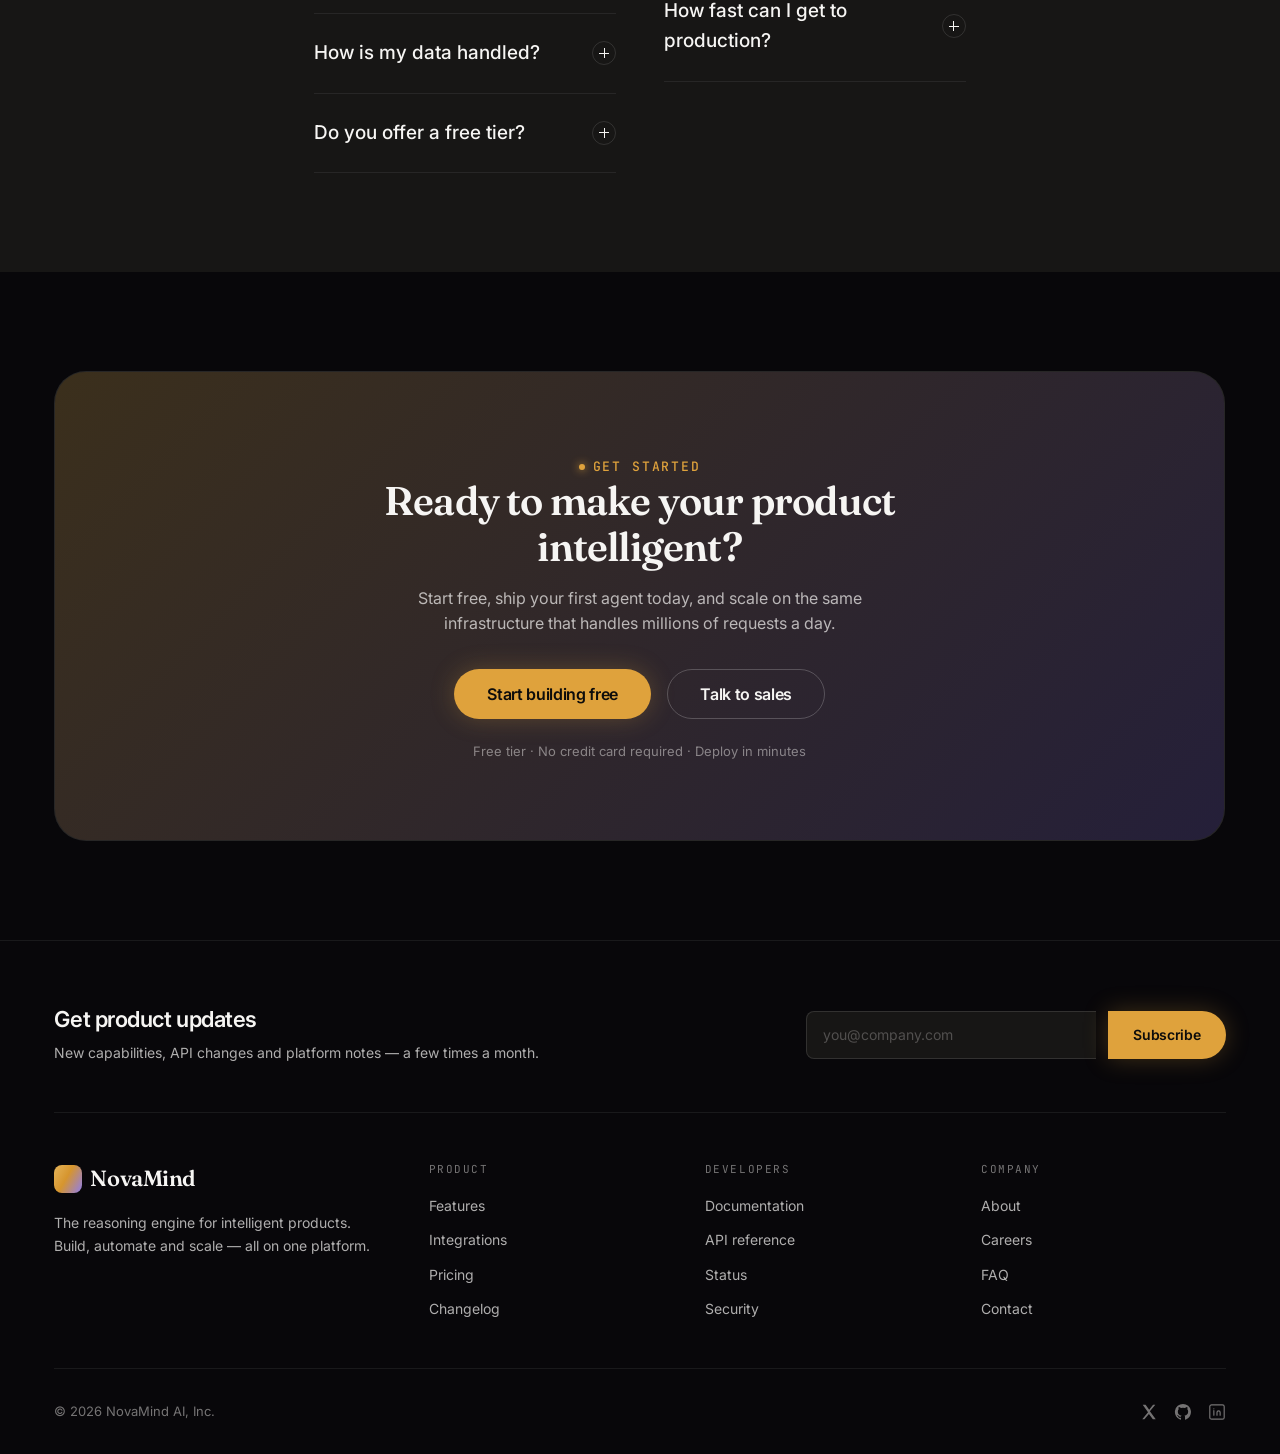
<file: novamind-ai.html>
<!DOCTYPE html>
<html lang="en">
<head>
<meta charset="UTF-8">
<meta name="viewport" content="width=device-width, initial-scale=1.0">
<title>NovaMind AI — Build intelligence into everything you ship</title>
<meta name="description" content="NovaMind gives your product a reasoning engine — natural-language APIs, autonomous agents, and infrastructure that scales from prototype to millions of requests, in minutes not months.">
<meta name="theme-color" content="#08070A">

<meta property="og:title" content="NovaMind AI — Build intelligence into everything you ship">
<meta property="og:description" content="Natural-language APIs, autonomous agents, and infrastructure that scales from prototype to millions of requests.">
<meta property="og:type" content="website">

<link rel="preconnect" href="https://fonts.googleapis.com">
<link rel="preconnect" href="https://fonts.gstatic.com" crossorigin>
<link href="https://fonts.googleapis.com/css2?family=Fraunces:opsz,wght@9..144,300..700&family=Inter:wght@400;500;600;700;800&family=JetBrains+Mono:wght@400;500;600&display=swap" rel="stylesheet">

<link rel="stylesheet" href="design-system/main.css">

<style>
  /* ==========================================================================
     PAGE-LEVEL COMPOSITION — NovaMind AI
     No new visual language: everything below composes existing Lumen
     tokens/components. Only additive, one-off layout glue lives here.
     ========================================================================== */

  /* ---- Hero visual: a CSS-only "reasoning orb" replacing a product
     screenshot — keeps the page dependency-free and doubles as a literal
     illustration of "intelligence" for a company with no product shots yet. */
  .orb-panel {
    position: relative;
    aspect-ratio: 4/5;
    border-radius: var(--radius-2xl);
    border: 1px solid var(--color-border-subtle);
    box-shadow: var(--shadow-2xl);
    background: var(--color-surface-1);
    overflow: hidden;
    display: grid;
    place-items: center;
  }
  .orb-panel::before {
    content: '';
    position: absolute;
    inset: 0;
    background: var(--gradient-duotone);
  }
  .orb-panel__grid {
    position: absolute;
    inset: 0;
    background-image:
      linear-gradient(var(--color-border-subtle) 1px, transparent 1px),
      linear-gradient(90deg, var(--color-border-subtle) 1px, transparent 1px);
    background-size: 32px 32px;
    -webkit-mask-image: radial-gradient(circle at 50% 42%, black 45%, transparent 78%);
    mask-image: radial-gradient(circle at 50% 42%, black 45%, transparent 78%);
  }
  .orb {
    position: relative;
    width: 62%;
    aspect-ratio: 1;
    border-radius: 50%;
    background: radial-gradient(circle at 32% 28%, rgba(223,162,60,0.9), rgba(223,162,60,0.05) 55%),
                radial-gradient(circle at 68% 74%, rgba(98,73,221,0.85), rgba(98,73,221,0.04) 60%),
                var(--color-surface-2);
    box-shadow: var(--glow-gold-lg), var(--glow-violet-md), var(--shadow-inner);
    animation: lumen-float 7s var(--ease-in-out-quart) infinite;
  }
  .orb::before, .orb::after {
    content: '';
    position: absolute;
    inset: -14%;
    border-radius: 50%;
    border: 1px solid var(--color-border-default);
  }
  .orb::after { inset: -28%; border-color: var(--color-border-subtle); }
  .orb-chip {
    position: absolute;
    display: flex;
    flex-direction: column;
    gap: 2px;
    padding: var(--space-3) var(--space-4);
    border-radius: var(--radius-md);
    z-index: 2;
  }
  .orb-chip__value { font-family: var(--font-mono); font-size: var(--text-body); font-weight: var(--weight-medium); color: var(--color-text-primary); }
  .orb-chip__label { font-family: var(--font-mono); font-size: 0.625rem; letter-spacing: var(--tracking-wide); text-transform: uppercase; color: var(--color-text-tertiary); }
  .orb-chip--a { top: 10%; left: 6%; }
  .orb-chip--b { bottom: 12%; right: 5%; animation: lumen-float 6s var(--ease-in-out-quart) infinite 0.6s; }
  .orb-chip--c { top: 46%; right: -2%; animation: lumen-float 8s var(--ease-in-out-quart) infinite 1.2s; }

  /* ---- Trust marquee band ------------------------------------------------- */
  .trust-band { padding-block: var(--space-10); border-bottom: 1px solid var(--color-border-subtle); }
  .trust-band__label { text-align: center; margin-bottom: var(--space-8); }
  .marquee__track .wordmark {
    font-family: var(--font-display);
    font-size: var(--text-h4);
    font-weight: var(--weight-medium);
    color: var(--color-text-tertiary);
    opacity: 0.6;
    white-space: nowrap;
    transition: opacity var(--duration-base);
  }
  .marquee__track:hover .wordmark { opacity: 0.35; }
  .marquee__track .wordmark:hover { opacity: 1 !important; }

  /* ---- Feature bento: monogram icon tiles -------------------------------- */
  .feature-tile__icon svg { width: 22px; height: 22px; }
  .feature-tile--hero { display: flex; flex-direction: column; justify-content: space-between; }
  .feature-tile--hero .feature-tile__visual {
    margin-top: var(--space-8);
    border-radius: var(--radius-lg);
    padding: var(--space-6);
    background: var(--gradient-mesh);
    border: 1px solid var(--color-border-subtle);
    font-family: var(--font-mono);
    font-size: var(--text-caption);
    color: var(--color-text-secondary);
    line-height: var(--leading-body);
  }
  .feature-tile--hero .feature-tile__visual .prompt-line { color: var(--color-primary); }

  /* ---- Integrations grid --------------------------------------------------- */
  .integration-tile {
    display: flex;
    align-items: center;
    gap: var(--space-4);
    padding: var(--space-5) var(--space-6);
  }
  .integration-tile__mark {
    width: 40px; height: 40px;
    flex-shrink: 0;
    display: grid;
    place-items: center;
    border-radius: var(--radius-md);
    background: var(--color-surface-2);
    font-family: var(--font-display);
    font-weight: var(--weight-semibold);
    color: var(--color-primary);
    transition: background var(--duration-base) var(--ease-out-expo), color var(--duration-base) var(--ease-out-expo);
  }
  .integration-tile:hover .integration-tile__mark { background: var(--color-primary); color: var(--color-primary-text); }
  .integration-tile__name { font-weight: var(--weight-semibold); font-size: var(--text-body-sm); }
  .integration-tile__type { font-size: var(--text-caption); color: var(--color-text-tertiary); }

  /* ---- How it works step numerals ------------------------------------------ */
  .step-num {
    font-family: var(--font-display);
    font-size: var(--text-display-lg);
    font-weight: var(--weight-semibold);
    background: var(--gradient-text);
    -webkit-background-clip: text;
    background-clip: text;
    color: transparent;
    margin-bottom: var(--space-4);
  }

  /* ---- Pricing highlight badge position fix on mobile ----------------------- */
  .pricing-grid { align-items: stretch; }

  @media (max-width: 700px) {
    .orb-panel { aspect-ratio: 1/1; }
  }
</style>
</head>
<body>
<a href="#main" class="skip-link">Skip to content</a>

<nav class="navbar navbar--solid" data-scrolled="false" data-menu-open="false">
  <a href="#top" class="navbar__brand"><span class="navbar__brand-mark" aria-hidden="true"></span>NovaMind</a>
  <div class="navbar__links">
    <a class="navbar__link" href="#features">Product</a>
    <a class="navbar__link" href="#how-it-works">How it works</a>
    <a class="navbar__link" href="#integrations">Integrations</a>
    <a class="navbar__link" href="#pricing">Pricing</a>
    <a class="navbar__link" href="#faq">FAQ</a>
  </div>
  <div class="navbar__actions">
    <button class="btn btn--icon btn--ghost hide-mobile" data-theme-toggle aria-label="Toggle color theme">
      <svg width="18" height="18" viewBox="0 0 20 20" fill="none"><circle cx="10" cy="10" r="3.5" stroke="currentColor" stroke-width="1.5"/><path d="M10 1.5v2M10 16.5v2M18.5 10h-2M3.5 10h-2M15.9 4.1l-1.4 1.4M5.5 14.5l-1.4 1.4M15.9 15.9l-1.4-1.4M5.5 5.5 4.1 4.1" stroke="currentColor" stroke-width="1.3" stroke-linecap="round"/></svg>
    </button>
    <a href="#" class="btn btn--ghost btn--sm hide-mobile">Sign in</a>
    <a href="#pricing" class="btn btn--primary btn--sm">Start free</a>
    <button class="navbar__toggle" aria-label="Toggle menu" aria-expanded="false"><span></span><span></span><span></span></button>
  </div>
  <div class="navbar__mobile-panel">
    <a class="navbar__link" href="#features">Product</a>
    <a class="navbar__link" href="#how-it-works">How it works</a>
    <a class="navbar__link" href="#integrations">Integrations</a>
    <a class="navbar__link" href="#pricing">Pricing</a>
    <a class="navbar__link" href="#faq">FAQ</a>
    <a href="#pricing" class="btn btn--primary">Start free</a>
  </div>
</nav>

<main id="main">

  <!-- ============ HERO ============ -->
  <section class="hero hero--split" id="top">
    <div class="container">
      <div class="layout-split">
        <div data-reveal="up">
          <span class="text-eyebrow hero__eyebrow">NovaMind AI · v3 now live</span>
          <h1 class="text-display-lg hero__title">Build <span class="text-gradient">intelligence</span> into everything you ship.</h1>
          <p class="text-body-lg hero__subtitle">NovaMind gives your product a reasoning engine — natural-language APIs, autonomous agents, and infrastructure that scales from prototype to millions of requests, in minutes, not months.</p>
          <div class="hero__actions">
            <a href="#pricing" class="btn btn--primary btn--lg">Start building free</a>
            <a href="#how-it-works" class="btn btn--secondary btn--lg">Book a demo</a>
          </div>
          <div class="hero__meta">
            <span>No credit card required</span>
            <span>SOC 2 Type II</span>
            <span>99.99% uptime SLA</span>
          </div>
        </div>

        <div class="orb-panel" data-reveal="scale" data-parallax data-spotlight>
          <div class="orb-panel__grid" aria-hidden="true"></div>
          <div class="orb" aria-hidden="true"></div>
          <div class="orb-chip glass orb-chip--a">
            <span class="orb-chip__value"><span data-counter="42">0</span>ms</span>
            <span class="orb-chip__label">Median latency</span>
          </div>
          <div class="orb-chip glass orb-chip--b">
            <span class="orb-chip__value"><span data-counter="99">0</span>.99%</span>
            <span class="orb-chip__label">Uptime</span>
          </div>
          <div class="orb-chip glass orb-chip--c">
            <span class="orb-chip__value"><span data-counter="12">0</span>M+</span>
            <span class="orb-chip__label">Requests / day</span>
          </div>
        </div>
      </div>
    </div>
  </section>

  <!-- ============ TRUST MARQUEE ============ -->
  <div class="trust-band">
    <div class="container">
      <p class="text-caption trust-band__label">Powering intelligent products at</p>
    </div>
    <div class="marquee">
      <div class="marquee__track marquee__track--slow">
        <span class="wordmark">Continuum</span>
        <span class="wordmark">Fenwick</span>
        <span class="wordmark">Hedera Labs</span>
        <span class="wordmark">Vantage</span>
        <span class="wordmark">Northline</span>
        <span class="wordmark">Solace</span>
        <span class="wordmark">Kepler</span>
        <span class="wordmark">Orbital</span>
        <!-- duplicate set for seamless loop -->
        <span class="wordmark">Continuum</span>
        <span class="wordmark">Fenwick</span>
        <span class="wordmark">Hedera Labs</span>
        <span class="wordmark">Vantage</span>
        <span class="wordmark">Northline</span>
        <span class="wordmark">Solace</span>
        <span class="wordmark">Kepler</span>
        <span class="wordmark">Orbital</span>
      </div>
    </div>
  </div>

  <!-- ============ FEATURES ============ -->
  <section class="section" id="features">
    <div class="container">
      <div class="section-header">
        <span class="text-eyebrow">Platform</span>
        <h2>Everything an intelligent product needs</h2>
        <p>One platform for reasoning, automation and scale — so your team ships AI features instead of stitching together infrastructure.</p>
      </div>

      <div class="layout-bento" data-reveal-group>
        <div class="card card--feature card--gradient-border feature-tile--hero span-2 span-row-2" data-reveal="up" style="--stagger-index:0;">
          <div>
            <div class="card__icon"><svg width="22" height="22" viewBox="0 0 22 22" fill="none"><path d="M11 2v3M11 17v3M2 11h3M17 11h3M4.6 4.6l2.1 2.1M15.3 15.3l2.1 2.1M4.6 17.4l2.1-2.1M15.3 6.7l2.1-2.1" stroke="currentColor" stroke-width="1.5" stroke-linecap="round"/><circle cx="11" cy="11" r="4" stroke="currentColor" stroke-width="1.5"/></svg></div>
            <h3 class="card__title">Adaptive reasoning engine</h3>
            <p class="card__text">A context-aware model layer that plans, decides and self-corrects — not a single-shot completion. It gets better the more your product uses it.</p>
          </div>
          <div class="feature-tile__visual">
            <span class="prompt-line">&gt; nova.reason("triage this ticket")</span><br>
            "Billing issue, high priority — routing to support, drafting reply."
          </div>
        </div>

        <div class="card card--feature span-2" data-reveal="up" style="--stagger-index:1;">
          <div class="card__icon feature-tile__icon"><svg viewBox="0 0 22 22" fill="none"><path d="M7 4 3 11l4 7M15 4l4 7-4 7M13 3l-4 16" stroke="currentColor" stroke-width="1.5" stroke-linecap="round" stroke-linejoin="round"/></svg></div>
          <h3 class="card__title">Natural-language API</h3>
          <p class="card__text">Describe behavior in plain English. Ship in an afternoon what used to take a sprint of prompt engineering.</p>
        </div>

        <div class="card card--feature" data-reveal="up" style="--stagger-index:2;">
          <div class="card__icon feature-tile__icon"><svg viewBox="0 0 22 22" fill="none"><rect x="3" y="3" width="16" height="16" rx="4" stroke="currentColor" stroke-width="1.5"/><path d="M8 9h.01M14 9h.01M8 14c1 1 5 1 6 0" stroke="currentColor" stroke-width="1.5" stroke-linecap="round"/></svg></div>
          <h3 class="card__title">Autonomous agents</h3>
          <p class="card__text">Agents that reason, decide and act across your stack — unattended.</p>
        </div>

        <div class="card card--feature" data-reveal="up" style="--stagger-index:3;">
          <div class="card__icon feature-tile__icon"><svg viewBox="0 0 22 22" fill="none"><path d="M11 2 3 6v6c0 5 3.5 7.5 8 8 4.5-.5 8-3 8-8V6l-8-4Z" stroke="currentColor" stroke-width="1.5" stroke-linejoin="round"/><path d="M8 11l2 2 4-4" stroke="currentColor" stroke-width="1.5" stroke-linecap="round" stroke-linejoin="round"/></svg></div>
          <h3 class="card__title">Enterprise-grade security</h3>
          <p class="card__text">SOC 2 Type II, private VPC deployment, zero data retention by default.</p>
        </div>

        <div class="card card--feature span-2" data-reveal="up" style="--stagger-index:4;">
          <div class="card__icon feature-tile__icon"><svg viewBox="0 0 22 22" fill="none"><path d="M3 18V9M9 18V4M15 18v-7M21 18v-3" stroke="currentColor" stroke-width="1.5" stroke-linecap="round"/></svg></div>
          <h3 class="card__title">Predictive analytics</h3>
          <p class="card__text">Every request feeds a live model of your product's usage — surfacing what to build next before your users ask for it.</p>
        </div>
      </div>
    </div>
  </section>

  <!-- ============ HOW IT WORKS ============ -->
  <section class="section bg-secondary" id="how-it-works">
    <div class="container">
      <div class="section-header">
        <span class="text-eyebrow">How it works</span>
        <h2>From idea to intelligent in four steps</h2>
        <p>No ML team required. NovaMind handles the reasoning, orchestration and scaling — your team focuses on the product.</p>
      </div>

      <div class="timeline-horizontal" data-reveal-group>
        <div class="timeline-horizontal__item" data-reveal="up" style="--stagger-index:0;">
          <div class="step-num">01</div>
          <h4 class="card__title">Connect</h4>
          <p class="text-body-sm text-muted">Point NovaMind at your data, docs or APIs with a single line of code.</p>
        </div>
        <div class="timeline-horizontal__item" data-reveal="up" style="--stagger-index:1;">
          <div class="step-num">02</div>
          <h4 class="card__title">Configure</h4>
          <p class="text-body-sm text-muted">Define behavior in natural language instead of brittle rule trees.</p>
        </div>
        <div class="timeline-horizontal__item" data-reveal="up" style="--stagger-index:2;">
          <div class="step-num">03</div>
          <h4 class="card__title">Automate</h4>
          <p class="text-body-sm text-muted">Deploy agents that reason, decide and act on their own.</p>
        </div>
        <div class="timeline-horizontal__item" data-reveal="up" style="--stagger-index:3;">
          <div class="step-num">04</div>
          <h4 class="card__title">Scale</h4>
          <p class="text-body-sm text-muted">Ship to production on infrastructure built for millions of calls a day.</p>
        </div>
      </div>
    </div>
  </section>

  <!-- ============ INTEGRATIONS ============ -->
  <section class="section" id="integrations">
    <div class="container">
      <div class="section-header">
        <span class="text-eyebrow">Integrations</span>
        <h2>Plays well with your stack</h2>
        <p>Connect NovaMind to the tools your team already lives in — no migration required.</p>
      </div>

      <div class="grid grid--4" data-reveal-group>
        <div class="card card--minimal integration-tile" data-reveal="up" style="--stagger-index:0;"><div class="integration-tile__mark">S</div><div><div class="integration-tile__name">Slack</div><div class="integration-tile__type">Messaging</div></div></div>
        <div class="card card--minimal integration-tile" data-reveal="up" style="--stagger-index:1;"><div class="integration-tile__mark">G</div><div><div class="integration-tile__name">GitHub</div><div class="integration-tile__type">Version control</div></div></div>
        <div class="card card--minimal integration-tile" data-reveal="up" style="--stagger-index:2;"><div class="integration-tile__mark">N</div><div><div class="integration-tile__name">Notion</div><div class="integration-tile__type">Docs</div></div></div>
        <div class="card card--minimal integration-tile" data-reveal="up" style="--stagger-index:3;"><div class="integration-tile__mark">Z</div><div><div class="integration-tile__name">Zapier</div><div class="integration-tile__type">Automation</div></div></div>
        <div class="card card--minimal integration-tile" data-reveal="up" style="--stagger-index:4;"><div class="integration-tile__mark">W</div><div><div class="integration-tile__name">Google Workspace</div><div class="integration-tile__type">Productivity</div></div></div>
        <div class="card card--minimal integration-tile" data-reveal="up" style="--stagger-index:5;"><div class="integration-tile__mark">H</div><div><div class="integration-tile__name">HubSpot</div><div class="integration-tile__type">CRM</div></div></div>
        <div class="card card--minimal integration-tile" data-reveal="up" style="--stagger-index:6;"><div class="integration-tile__mark">J</div><div><div class="integration-tile__name">Jira</div><div class="integration-tile__type">Project mgmt</div></div></div>
        <div class="card card--minimal integration-tile" data-reveal="up" style="--stagger-index:7;"><div class="integration-tile__mark">SF</div><div><div class="integration-tile__name">Salesforce</div><div class="integration-tile__type">CRM</div></div></div>
      </div>
      <p class="text-body-sm text-muted mt-8" style="text-align:center;">+200 more via our open REST API and Zapier.</p>
    </div>
  </section>

  <!-- ============ TESTIMONIALS ============ -->
  <section class="section bg-secondary" id="testimonials">
    <div class="container">
      <div class="section-header">
        <span class="text-eyebrow">Testimonials</span>
        <h2>Loved by teams building what's next</h2>
      </div>

      <div class="testimonial-featured mb-16" data-reveal="scale">
        <div class="testimonial-featured__mark">&ldquo;</div>
        <p class="testimonial-featured__quote">NovaMind didn't just add AI to our product — it became the product. We shipped an autonomous support agent in a week that used to be a two-quarter roadmap item.</p>
        <div class="testimonial-featured__author">
          <div class="card__avatar"></div>
          <div><div class="card__author-name">Alex Rowan</div><div class="card__author-role">CTO, Continuum</div></div>
        </div>
      </div>

      <div class="testimonial-wall" data-reveal-group>
        <div class="card card--testimonial" data-reveal="up" style="--stagger-index:0;">
          <p class="card__quote">&ldquo;The natural-language API cut our integration time from weeks to a single afternoon.&rdquo;</p>
          <div class="card__author"><div class="card__avatar"></div><div><div class="card__author-name">Priya Nair</div><div class="card__author-role">Founder, Solace</div></div></div>
        </div>
        <div class="card card--testimonial" data-reveal="up" style="--stagger-index:1;">
          <p class="card__quote">&ldquo;Latency and reliability we can put in front of enterprise customers without caveats.&rdquo;</p>
          <div class="card__author"><div class="card__avatar"></div><div><div class="card__author-name">Marcus Chen</div><div class="card__author-role">VP Engineering, Fenwick</div></div></div>
        </div>
        <div class="card card--testimonial" data-reveal="up" style="--stagger-index:2;">
          <p class="card__quote">&ldquo;Our agents handle triage, drafting and escalation — the team now works on judgment calls only.&rdquo;</p>
          <div class="card__author"><div class="card__avatar"></div><div><div class="card__author-name">Ige Osei</div><div class="card__author-role">Head of Product, Hedera Labs</div></div></div>
        </div>
      </div>
    </div>
  </section>

  <!-- ============ PRICING ============ -->
  <section class="section" id="pricing">
    <div class="container">
      <div class="section-header">
        <span class="text-eyebrow">Pricing</span>
        <h2>Start free. Scale when you're ready.</h2>
        <p>Every plan includes the full reasoning API. Pay for volume, not for features.</p>
      </div>

      <div class="cluster" style="justify-content:center; margin-bottom: var(--space-12);">
        <div class="billing-toggle" data-billing-target="#pricing-grid">
          <button class="billing-toggle__option" data-billing-value="monthly" aria-pressed="true">Monthly</button>
          <button class="billing-toggle__option" data-billing-value="yearly" aria-pressed="false">Yearly <span class="billing-toggle__save">−20%</span></button>
        </div>
      </div>

      <div id="pricing-grid" class="grid grid--3 pricing-grid" data-reveal-group>
        <div class="card card--pricing" data-reveal="up" style="--stagger-index:0;">
          <span class="text-label">Starter</span>
          <div class="card--pricing__price"><span data-price-monthly>$0<span>/mo</span></span><span data-price-yearly>$0<span>/mo, billed yearly</span></span></div>
          <p class="text-body-sm text-muted">For side projects and proof-of-concepts.</p>
          <ul class="card--pricing__list">
            <li><svg viewBox="0 0 20 20" fill="none"><path d="M16.7 5.3 8 14l-4.7-4.7" stroke="currentColor" stroke-width="1.8" stroke-linecap="round" stroke-linejoin="round"/></svg>10,000 requests / mo</li>
            <li><svg viewBox="0 0 20 20" fill="none"><path d="M16.7 5.3 8 14l-4.7-4.7" stroke="currentColor" stroke-width="1.8" stroke-linecap="round" stroke-linejoin="round"/></svg>1 autonomous agent</li>
            <li><svg viewBox="0 0 20 20" fill="none"><path d="M16.7 5.3 8 14l-4.7-4.7" stroke="currentColor" stroke-width="1.8" stroke-linecap="round" stroke-linejoin="round"/></svg>Community support</li>
          </ul>
          <a href="#" class="btn btn--secondary btn--block">Start free</a>
        </div>

        <div class="card card--pricing card--highlight card--gradient-border" data-reveal="up" style="--stagger-index:1;">
          <span class="badge badge--primary card--pricing__badge">Most popular</span>
          <span class="text-label">Growth</span>
          <div class="card--pricing__price"><span data-price-monthly>$149<span>/mo</span></span><span data-price-yearly>$119<span>/mo, billed yearly</span></span></div>
          <p class="text-body-sm text-muted">For teams shipping AI features in production.</p>
          <ul class="card--pricing__list">
            <li><svg viewBox="0 0 20 20" fill="none"><path d="M16.7 5.3 8 14l-4.7-4.7" stroke="currentColor" stroke-width="1.8" stroke-linecap="round" stroke-linejoin="round"/></svg>2M requests / mo</li>
            <li><svg viewBox="0 0 20 20" fill="none"><path d="M16.7 5.3 8 14l-4.7-4.7" stroke="currentColor" stroke-width="1.8" stroke-linecap="round" stroke-linejoin="round"/></svg>Unlimited agents</li>
            <li><svg viewBox="0 0 20 20" fill="none"><path d="M16.7 5.3 8 14l-4.7-4.7" stroke="currentColor" stroke-width="1.8" stroke-linecap="round" stroke-linejoin="round"/></svg>Priority support &amp; SLA</li>
            <li><svg viewBox="0 0 20 20" fill="none"><path d="M16.7 5.3 8 14l-4.7-4.7" stroke="currentColor" stroke-width="1.8" stroke-linecap="round" stroke-linejoin="round"/></svg>SOC 2 Type II</li>
          </ul>
          <a href="#" class="btn btn--primary btn--block">Choose Growth</a>
        </div>

        <div class="card card--pricing" data-reveal="up" style="--stagger-index:2;">
          <span class="text-label">Enterprise</span>
          <div class="card--pricing__price"><span>Custom</span></div>
          <p class="text-body-sm text-muted">Dedicated infrastructure, private VPC, custom models.</p>
          <ul class="card--pricing__list">
            <li><svg viewBox="0 0 20 20" fill="none"><path d="M16.7 5.3 8 14l-4.7-4.7" stroke="currentColor" stroke-width="1.8" stroke-linecap="round" stroke-linejoin="round"/></svg>Unlimited volume</li>
            <li><svg viewBox="0 0 20 20" fill="none"><path d="M16.7 5.3 8 14l-4.7-4.7" stroke="currentColor" stroke-width="1.8" stroke-linecap="round" stroke-linejoin="round"/></svg>Private VPC deployment</li>
            <li><svg viewBox="0 0 20 20" fill="none"><path d="M16.7 5.3 8 14l-4.7-4.7" stroke="currentColor" stroke-width="1.8" stroke-linecap="round" stroke-linejoin="round"/></svg>Dedicated solutions team</li>
          </ul>
          <a href="#" class="btn btn--secondary btn--block">Talk to sales</a>
        </div>
      </div>
    </div>
  </section>

  <!-- ============ FAQ ============ -->
  <section class="section bg-secondary" id="faq">
    <div class="container container--narrow">
      <div class="section-header">
        <span class="text-eyebrow">FAQ</span>
        <h2>Questions, answered</h2>
      </div>

      <div class="faq-columns">
        <div class="accordion">
          <details class="accordion-item" open>
            <summary class="accordion-item__trigger">What can I build with the NovaMind API?<span class="accordion-item__icon"></span></summary>
            <div class="accordion-item__panel-wrap"><div class="accordion-item__panel"><div class="accordion-item__panel-inner">Anything that needs reasoning over your data — support agents, research copilots, workflow automation, and custom in-product AI features, all through one natural-language API.</div></div></div>
          </details>
          <details class="accordion-item">
            <summary class="accordion-item__trigger">How is my data handled?<span class="accordion-item__icon"></span></summary>
            <div class="accordion-item__panel-wrap"><div class="accordion-item__panel"><div class="accordion-item__panel-inner">Zero data retention by default. Enterprise plans support private VPC deployment so nothing leaves your infrastructure.</div></div></div>
          </details>
          <details class="accordion-item">
            <summary class="accordion-item__trigger">Do you offer a free tier?<span class="accordion-item__icon"></span></summary>
            <div class="accordion-item__panel-wrap"><div class="accordion-item__panel"><div class="accordion-item__panel-inner">Yes — Starter includes 10,000 requests a month, no credit card required.</div></div></div>
          </details>
        </div>
        <div class="accordion">
          <details class="accordion-item">
            <summary class="accordion-item__trigger">Can I fine-tune models on my own data?<span class="accordion-item__icon"></span></summary>
            <div class="accordion-item__panel-wrap"><div class="accordion-item__panel"><div class="accordion-item__panel-inner">Growth and Enterprise plans support custom fine-tuning and retrieval over your proprietary data sources.</div></div></div>
          </details>
          <details class="accordion-item">
            <summary class="accordion-item__trigger">What's your uptime guarantee?<span class="accordion-item__icon"></span></summary>
            <div class="accordion-item__panel-wrap"><div class="accordion-item__panel"><div class="accordion-item__panel-inner">99.99% uptime SLA on Growth and Enterprise, backed by multi-region failover.</div></div></div>
          </details>
          <details class="accordion-item">
            <summary class="accordion-item__trigger">How fast can I get to production?<span class="accordion-item__icon"></span></summary>
            <div class="accordion-item__panel-wrap"><div class="accordion-item__panel"><div class="accordion-item__panel-inner">Most teams ship a first working integration within a day — the natural-language API removes most of the setup work.</div></div></div>
          </details>
        </div>
      </div>
    </div>
  </section>

  <!-- ============ CTA ============ -->
  <section class="section">
    <div class="container">
      <div class="cta-band" data-reveal="scale">
        <span class="text-eyebrow" style="justify-content:center;">Get started</span>
        <h2 class="cta-band__title">Ready to make your product intelligent?</h2>
        <p class="cta-band__subtitle">Start free, ship your first agent today, and scale on the same infrastructure that handles millions of requests a day.</p>
        <div class="hero__actions">
          <a href="#pricing" class="btn btn--primary btn--lg">Start building free</a>
          <a href="#" class="btn btn--secondary btn--lg">Talk to sales</a>
        </div>
        <p class="text-caption mt-6">Free tier · No credit card required · Deploy in minutes</p>
      </div>
    </div>
  </section>

</main>

<!-- ============ FOOTER ============ -->
<footer class="footer footer--newsletter">
  <div class="container">
    <div class="footer__signup">
      <div>
        <h4>Get product updates</h4>
        <p class="text-body-sm text-muted mt-2">New capabilities, API changes and platform notes — a few times a month.</p>
      </div>
      <form class="input-with-action" onsubmit="return false;">
        <input class="input" type="email" placeholder="you@company.com" aria-label="Email address">
        <button class="btn btn--primary" type="submit">Subscribe</button>
      </form>
    </div>

    <div class="footer__grid">
      <div class="footer__brand">
        <a href="#top" class="navbar__brand"><span class="navbar__brand-mark" aria-hidden="true"></span>NovaMind</a>
        <p class="text-body-sm text-muted mt-4">The reasoning engine for intelligent products. Build, automate and scale — all on one platform.</p>
      </div>
      <div>
        <div class="footer__heading">Product</div>
        <div class="footer__links">
          <a href="#features">Features</a>
          <a href="#integrations">Integrations</a>
          <a href="#pricing">Pricing</a>
          <a href="#">Changelog</a>
        </div>
      </div>
      <div>
        <div class="footer__heading">Developers</div>
        <div class="footer__links">
          <a href="#">Documentation</a>
          <a href="#">API reference</a>
          <a href="#">Status</a>
          <a href="#">Security</a>
        </div>
      </div>
      <div>
        <div class="footer__heading">Company</div>
        <div class="footer__links">
          <a href="#">About</a>
          <a href="#">Careers</a>
          <a href="#faq">FAQ</a>
          <a href="#">Contact</a>
        </div>
      </div>
    </div>

    <div class="footer__bottom">
      <span>&copy; 2026 NovaMind AI, Inc.</span>
      <div class="footer__social">
        <a href="#" aria-label="NovaMind on X"><svg width="18" height="18" viewBox="0 0 20 20" fill="none"><path d="M2 2l16 16M18 2 2 18" stroke="currentColor" stroke-width="0" /><path d="M3 2h3.2l4 5.4L14.5 2H17l-6 7.1L17.5 18H14.3l-4.4-5.9L4.9 18H2.5l6.4-7.6L3 2Z" fill="currentColor"/></svg></a>
        <a href="#" aria-label="NovaMind on GitHub"><svg width="18" height="18" viewBox="0 0 20 20" fill="none"><path d="M10 1a9 9 0 0 0-2.85 17.54c.45.08.6-.2.6-.43v-1.68c-2.5.55-3.03-1.2-3.03-1.2-.41-1.04-1-1.32-1-1.32-.82-.56.06-.55.06-.55.9.06 1.38.93 1.38.93.8 1.38 2.11.98 2.63.75.08-.58.32-.98.57-1.2-2-.23-4.1-1-4.1-4.44 0-.98.35-1.79.92-2.42-.09-.23-.4-1.15.09-2.4 0 0 .75-.24 2.47.92a8.5 8.5 0 0 1 4.5 0c1.72-1.16 2.47-.92 2.47-.92.5 1.25.18 2.17.1 2.4.57.63.91 1.44.91 2.42 0 3.45-2.1 4.2-4.1 4.43.33.28.62.85.62 1.7v2.53c0 .24.15.52.6.43A9 9 0 0 0 10 1Z" fill="currentColor"/></svg></a>
        <a href="#" aria-label="NovaMind on LinkedIn"><svg width="18" height="18" viewBox="0 0 20 20" fill="none"><rect x="2" y="2" width="16" height="16" rx="2" stroke="currentColor" stroke-width="1.3"/><path d="M6.5 8.5v5M6.5 6.5v.01M10 13.5v-3c0-1 .6-1.8 1.8-1.8 1.2 0 1.7.9 1.7 1.9v2.9" stroke="currentColor" stroke-width="1.3" stroke-linecap="round"/></svg></a>
      </div>
    </div>
  </div>
</footer>

<script src="design-system/main.js"></script>
</body>
</html>
</file>
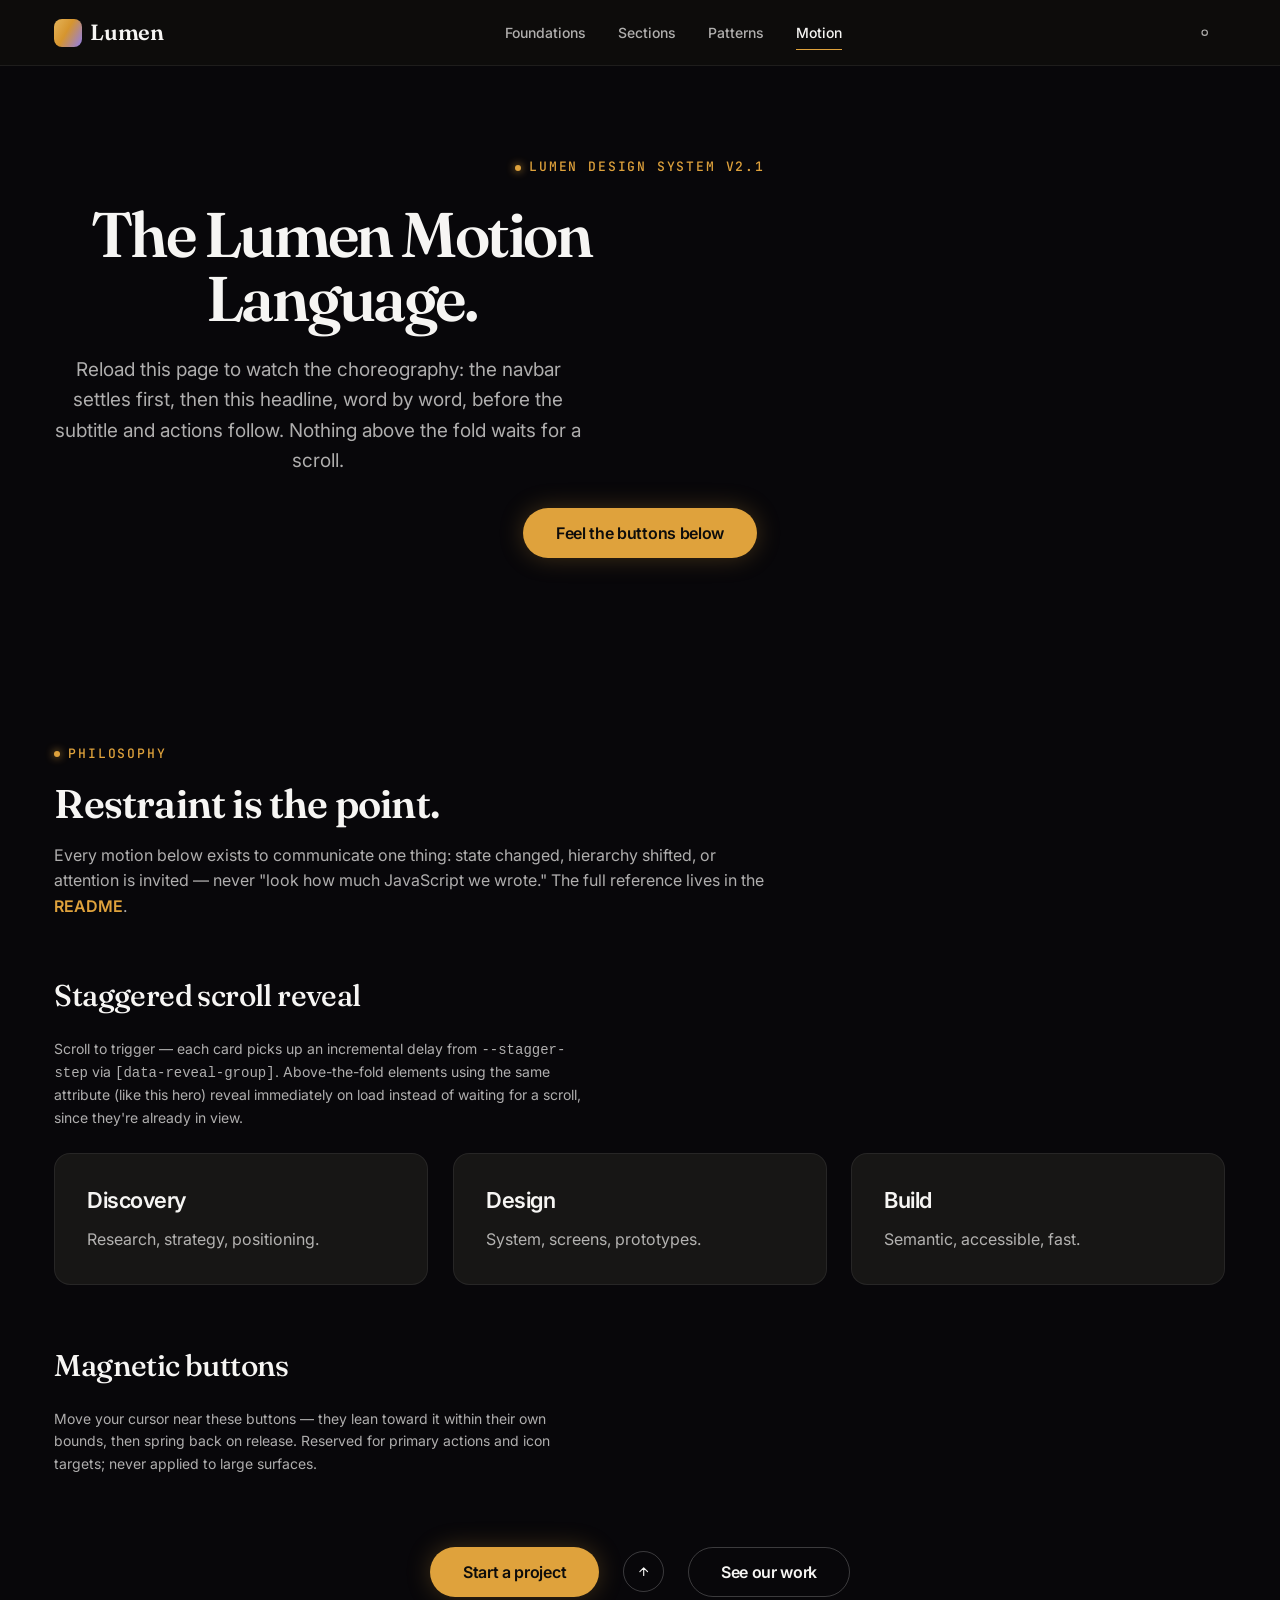
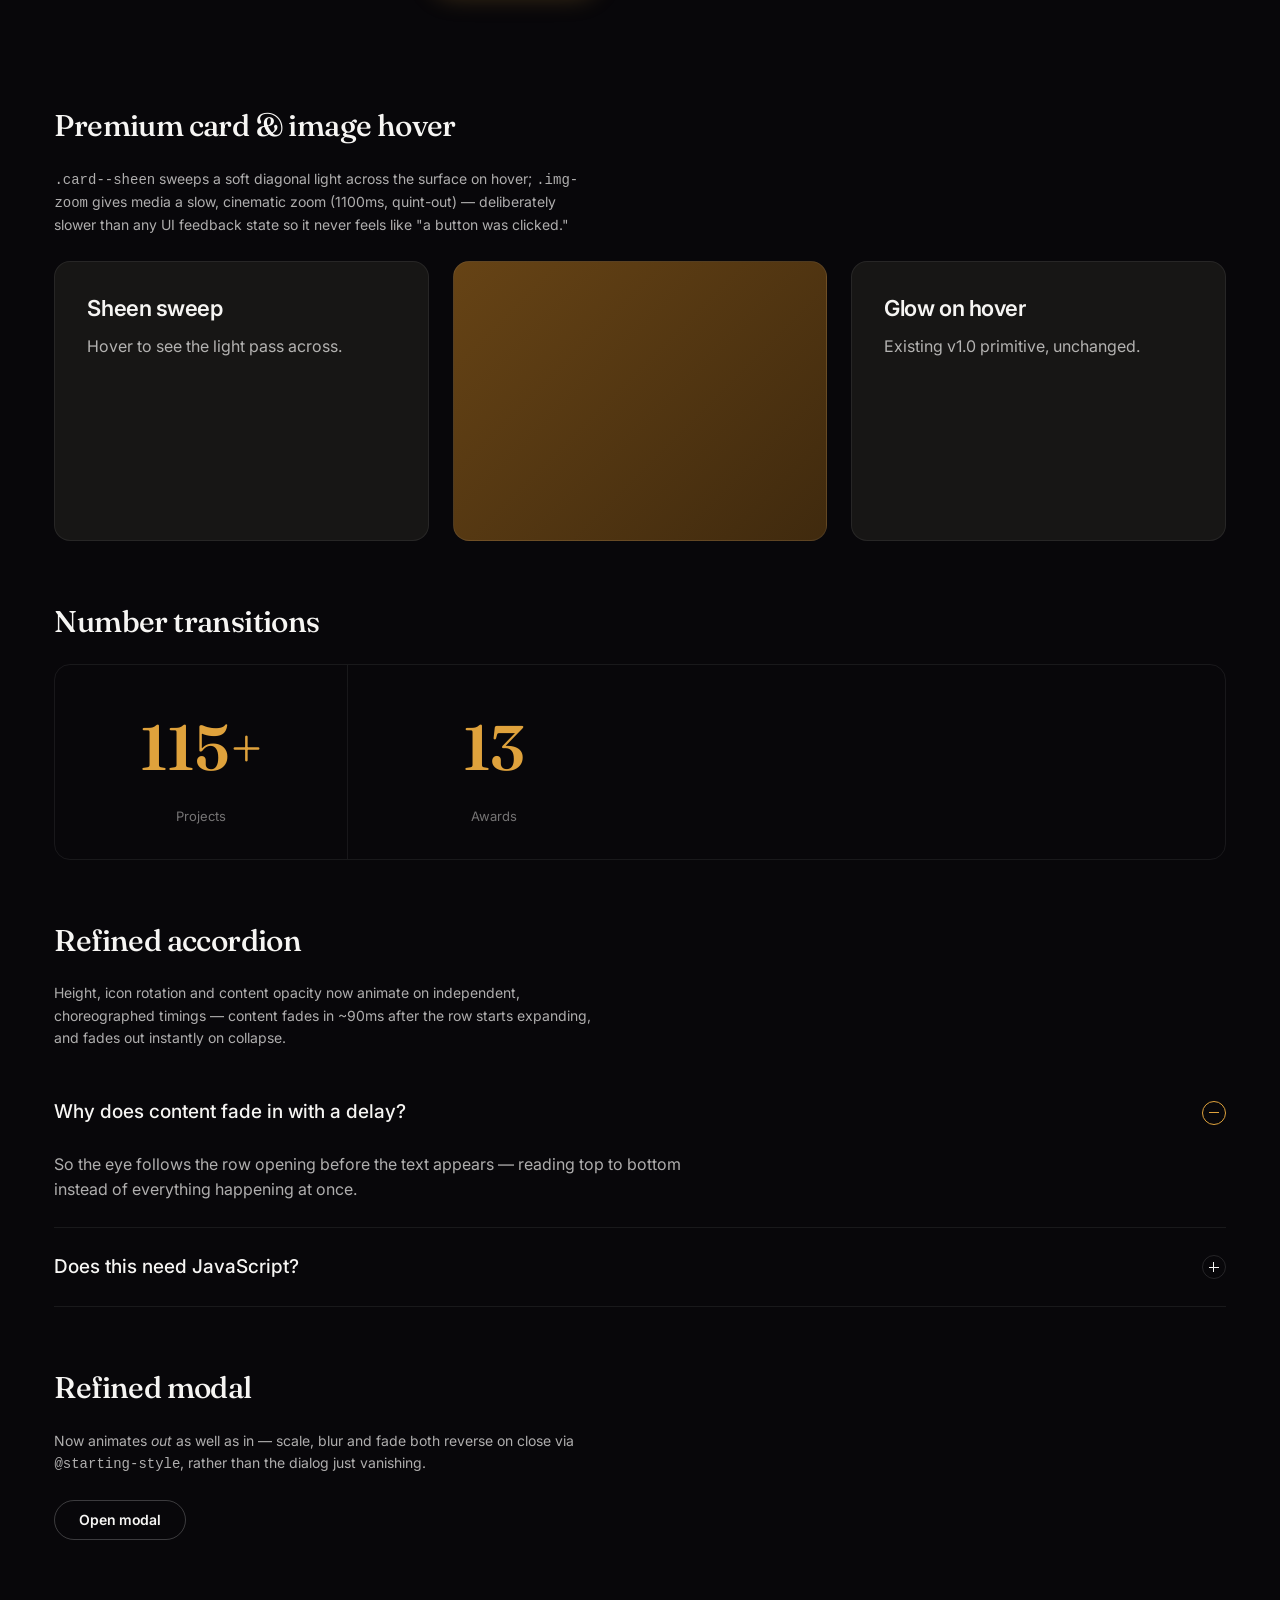
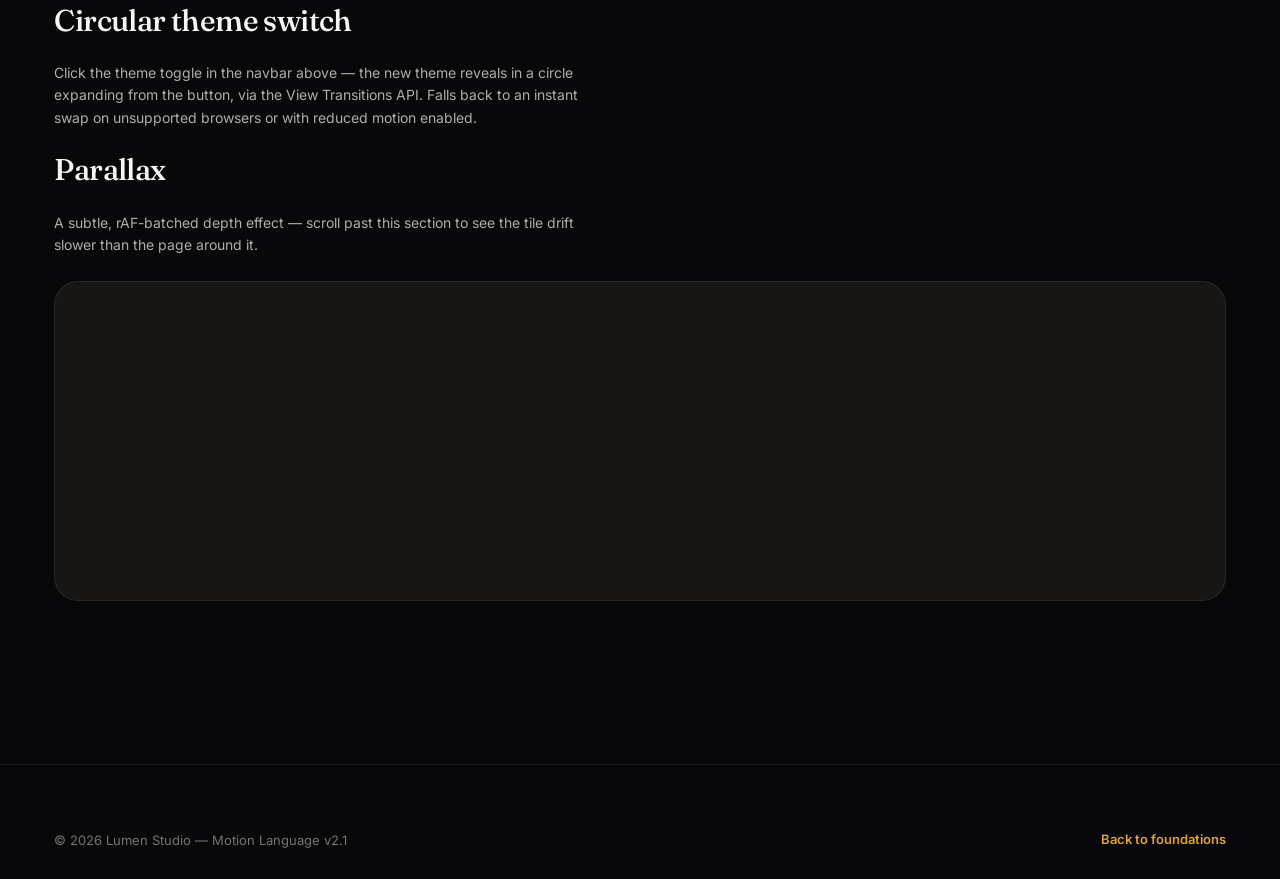
<file: design-system/motion.html>
<!DOCTYPE html>
<html lang="en">
<head>
<meta charset="UTF-8">
<meta name="viewport" content="width=device-width, initial-scale=1.0">
<title>Lumen — Motion Language</title>
<meta name="description" content="The Lumen Motion Language — premium, restrained, choreographed interaction design for every Lumen website.">
<link rel="stylesheet" href="main.css">
<style>
  .demo-frame { border: 1px solid var(--color-border-subtle); border-radius: var(--radius-lg); overflow: hidden; margin-bottom: var(--space-6); }
  .demo-frame__label { display:flex; align-items:center; justify-content:space-between; padding: var(--space-3) var(--space-5); background: var(--color-surface-2); font-family: var(--font-mono); font-size: var(--text-micro); letter-spacing: var(--tracking-wide); text-transform: uppercase; color: var(--color-text-tertiary); }
  .demo-frame__body { padding: var(--space-10); }
  .ph-a { background: linear-gradient(135deg, var(--gold-800), var(--gold-900)); }
  .ph-b { background: linear-gradient(135deg, var(--violet-800), var(--violet-900)); }
  .ph-c { background: var(--gray-800); }
  .reload-note { font-size: var(--text-caption); color: var(--color-text-tertiary); }
</style>
</head>
<body>
<a href="#main" class="skip-link">Skip to content</a>

<nav class="navbar navbar--solid" data-scrolled="true" data-menu-open="false">
  <a href="index.html" class="navbar__brand"><span class="navbar__brand-mark" aria-hidden="true"></span>Lumen</a>
  <div class="navbar__links">
    <a class="navbar__link" href="index.html">Foundations</a>
    <a class="navbar__link" href="sections.html">Sections</a>
    <a class="navbar__link" href="patterns.html">Patterns</a>
    <a class="navbar__link" href="motion.html" aria-current="page">Motion</a>
  </div>
  <div class="navbar__actions">
    <button class="btn btn--icon btn--ghost" data-theme-toggle aria-label="Toggle color theme">
      <svg width="18" height="18" viewBox="0 0 20 20" fill="none"><circle cx="10" cy="10" r="3.5" stroke="currentColor" stroke-width="1.5"/></svg>
    </button>
    <button class="navbar__toggle" aria-label="Toggle menu" aria-expanded="false"><span></span><span></span><span></span></button>
  </div>
  <div class="navbar__mobile-panel">
    <a class="navbar__link" href="index.html">Foundations</a>
    <a class="navbar__link" href="sections.html">Sections</a>
    <a class="navbar__link" href="patterns.html">Patterns</a>
    <a class="navbar__link" href="motion.html">Motion</a>
  </div>
</nav>

<main id="main">

  <section class="hero hero--minimal">
    <div class="container">
      <span class="text-eyebrow hero__eyebrow">Lumen Design System v2.1</span>
      <h1 class="text-display-lg hero__title" data-text-reveal>The Lumen Motion Language.</h1>
      <p class="text-body-lg hero__subtitle">
        Reload this page to watch the choreography: the navbar settles first, then this headline,
        word by word, before the subtitle and actions follow. Nothing above the fold waits for a scroll.
      </p>
      <div class="hero__actions">
        <a href="#" class="btn btn--primary btn--lg" data-magnetic="0.35">Feel the buttons below</a>
      </div>
    </div>
  </section>

  <section class="section">
    <div class="container">
      <div class="section-header section-header--left" style="max-width:720px;">
        <span class="text-eyebrow">Philosophy</span>
        <h2>Restraint is the point.</h2>
        <p>Every motion below exists to communicate one thing: state changed, hierarchy shifted, or attention is invited — never "look how much JavaScript we wrote." The full reference lives in the <a href="README.md" class="btn-link" style="display:inline-flex;">README</a>.</p>
      </div>

      <!-- ============ STAGGERED REVEAL ============ -->
      <h3 class="mb-6">Staggered scroll reveal</h3>
      <p class="text-body-sm text-muted mb-6" style="max-width:60ch;">Scroll to trigger — each card picks up an incremental delay from <code>--stagger-step</code> via <code>[data-reveal-group]</code>. Above-the-fold elements using the same attribute (like this hero) reveal immediately on load instead of waiting for a scroll, since they're already in view.</p>
      <div class="grid grid--3 mb-16" data-reveal-group>
        <div class="card" data-reveal="up"><h4 class="card__title">Discovery</h4><p class="card__text">Research, strategy, positioning.</p></div>
        <div class="card" data-reveal="up"><h4 class="card__title">Design</h4><p class="card__text">System, screens, prototypes.</p></div>
        <div class="card" data-reveal="up"><h4 class="card__title">Build</h4><p class="card__text">Semantic, accessible, fast.</p></div>
      </div>

      <!-- ============ MAGNETIC BUTTONS ============ -->
      <h3 class="mb-6">Magnetic buttons</h3>
      <p class="text-body-sm text-muted mb-6" style="max-width:60ch;">Move your cursor near these buttons — they lean toward it within their own bounds, then spring back on release. Reserved for primary actions and icon targets; never applied to large surfaces.</p>
      <div class="cluster mb-16" style="--cluster-gap: var(--space-6); justify-content:center; padding: var(--space-12) 0;">
        <a href="#" class="btn btn--primary btn--lg" data-magnetic="0.4">Start a project</a>
        <button class="btn btn--icon btn--secondary" data-magnetic="0.5" aria-label="Scroll to top">
          <svg width="18" height="18" viewBox="0 0 20 20" fill="none"><path d="M10 15V5M10 5l-5 5M10 5l5 5" stroke="currentColor" stroke-width="1.5" stroke-linecap="round" stroke-linejoin="round"/></svg>
        </button>
        <a href="#" class="btn btn--secondary btn--lg" data-magnetic="0.3">See our work</a>
      </div>

      <!-- ============ CARD + IMAGE HOVER ============ -->
      <h3 class="mb-6">Premium card &amp; image hover</h3>
      <p class="text-body-sm text-muted mb-6" style="max-width:60ch;"><code>.card--sheen</code> sweeps a soft diagonal light across the surface on hover; <code>.img-zoom</code> gives media a slow, cinematic zoom (1100ms, quint-out) — deliberately slower than any UI feedback state so it never feels like "a button was clicked."</p>
      <div class="grid grid--3 mb-16">
        <div class="card card--sheen" data-spotlight><h4 class="card__title">Sheen sweep</h4><p class="card__text">Hover to see the light pass across.</p></div>
        <a class="card card--portfolio img-zoom ph-a" href="#" style="padding:0;"><div class="card__overlay"><span class="card__overlay-title">Cinematic zoom</span></div></a>
        <div class="card motion-glow"><h4 class="card__title">Glow on hover</h4><p class="card__text">Existing v1.0 primitive, unchanged.</p></div>
      </div>

      <!-- ============ COUNTERS ============ -->
      <h3 class="mb-6">Number transitions</h3>
      <div class="stats-band mb-16">
        <div class="stats-band__item"><div class="stats-band__value"><span data-counter="128" data-counter-suffix="+">0</span></div><div class="stats-band__label">Projects</div></div>
        <div class="stats-band__item"><div class="stats-band__value"><span data-counter="14">0</span></div><div class="stats-band__label">Awards</div></div>
      </div>

      <!-- ============ ACCORDION ============ -->
      <h3 class="mb-6">Refined accordion</h3>
      <p class="text-body-sm text-muted mb-6" style="max-width:60ch;">Height, icon rotation and content opacity now animate on independent, choreographed timings — content fades in ~90ms after the row starts expanding, and fades out instantly on collapse.</p>
      <div class="accordion mb-16">
        <details class="accordion-item" open><summary class="accordion-item__trigger">Why does content fade in with a delay?<span class="accordion-item__icon"></span></summary><div class="accordion-item__panel-wrap"><div class="accordion-item__panel"><div class="accordion-item__panel-inner">So the eye follows the row opening before the text appears — reading top to bottom instead of everything happening at once.</div></div></div></details>
        <details class="accordion-item"><summary class="accordion-item__trigger">Does this need JavaScript?<span class="accordion-item__icon"></span></summary><div class="accordion-item__panel-wrap"><div class="accordion-item__panel"><div class="accordion-item__panel-inner">No — native &lt;details&gt;/&lt;summary&gt; plus the CSS grid-rows trick handles it entirely.</div></div></div></details>
      </div>

      <!-- ============ MODAL ============ -->
      <h3 class="mb-6">Refined modal</h3>
      <p class="text-body-sm text-muted mb-6" style="max-width:60ch;">Now animates <em>out</em> as well as in — scale, blur and fade both reverse on close via <code>@starting-style</code>, rather than the dialog just vanishing.</p>
      <div class="mb-16"><button class="btn btn--secondary" data-modal-open="motion-modal">Open modal</button></div>
      <dialog id="motion-modal" class="modal">
        <div class="modal__header"><h3>Watch it close</h3><button class="modal__close" data-modal-close aria-label="Close"><svg width="16" height="16" viewBox="0 0 16 16" fill="none"><path d="M1 1l14 14M15 1 1 15" stroke="currentColor" stroke-width="1.5" stroke-linecap="round"/></svg></button></div>
        <div class="modal__body">Click "Dismiss" or the backdrop and watch the panel scale and blur back out instead of snapping shut.</div>
        <div class="modal__footer"><button class="btn btn--primary" data-modal-close>Dismiss</button></div>
      </dialog>

      <!-- ============ THEME SWITCH ============ -->
      <h3 class="mb-6">Circular theme switch</h3>
      <p class="text-body-sm text-muted mb-6" style="max-width:60ch;">Click the theme toggle in the navbar above — the new theme reveals in a circle expanding from the button, via the View Transitions API. Falls back to an instant swap on unsupported browsers or with reduced motion enabled.</p>

      <!-- ============ PARALLAX ============ -->
      <h3 class="mb-6">Parallax</h3>
      <p class="text-body-sm text-muted mb-6" style="max-width:60ch;">A subtle, rAF-batched depth effect — scroll past this section to see the tile drift slower than the page around it.</p>
      <div class="mb-16" style="height:320px; display:flex; align-items:center; justify-content:center; overflow:hidden; border-radius: var(--radius-xl); background: var(--color-surface-1); border: 1px solid var(--color-border-subtle);">
        <div class="ph-b" data-parallax="0.2" style="width:180px; height:180px; border-radius: var(--radius-lg);"></div>
      </div>

    </div>
  </section>
</main>

<footer class="footer">
  <div class="container">
    <div class="footer__bottom" style="border-top:none; padding-top:0;">
      <span>&copy; 2026 Lumen Studio — Motion Language v2.1</span>
      <a href="index.html" class="btn-link">Back to foundations</a>
    </div>
  </div>
</footer>

<script src="main.js"></script>
</body>
</html>
</file>
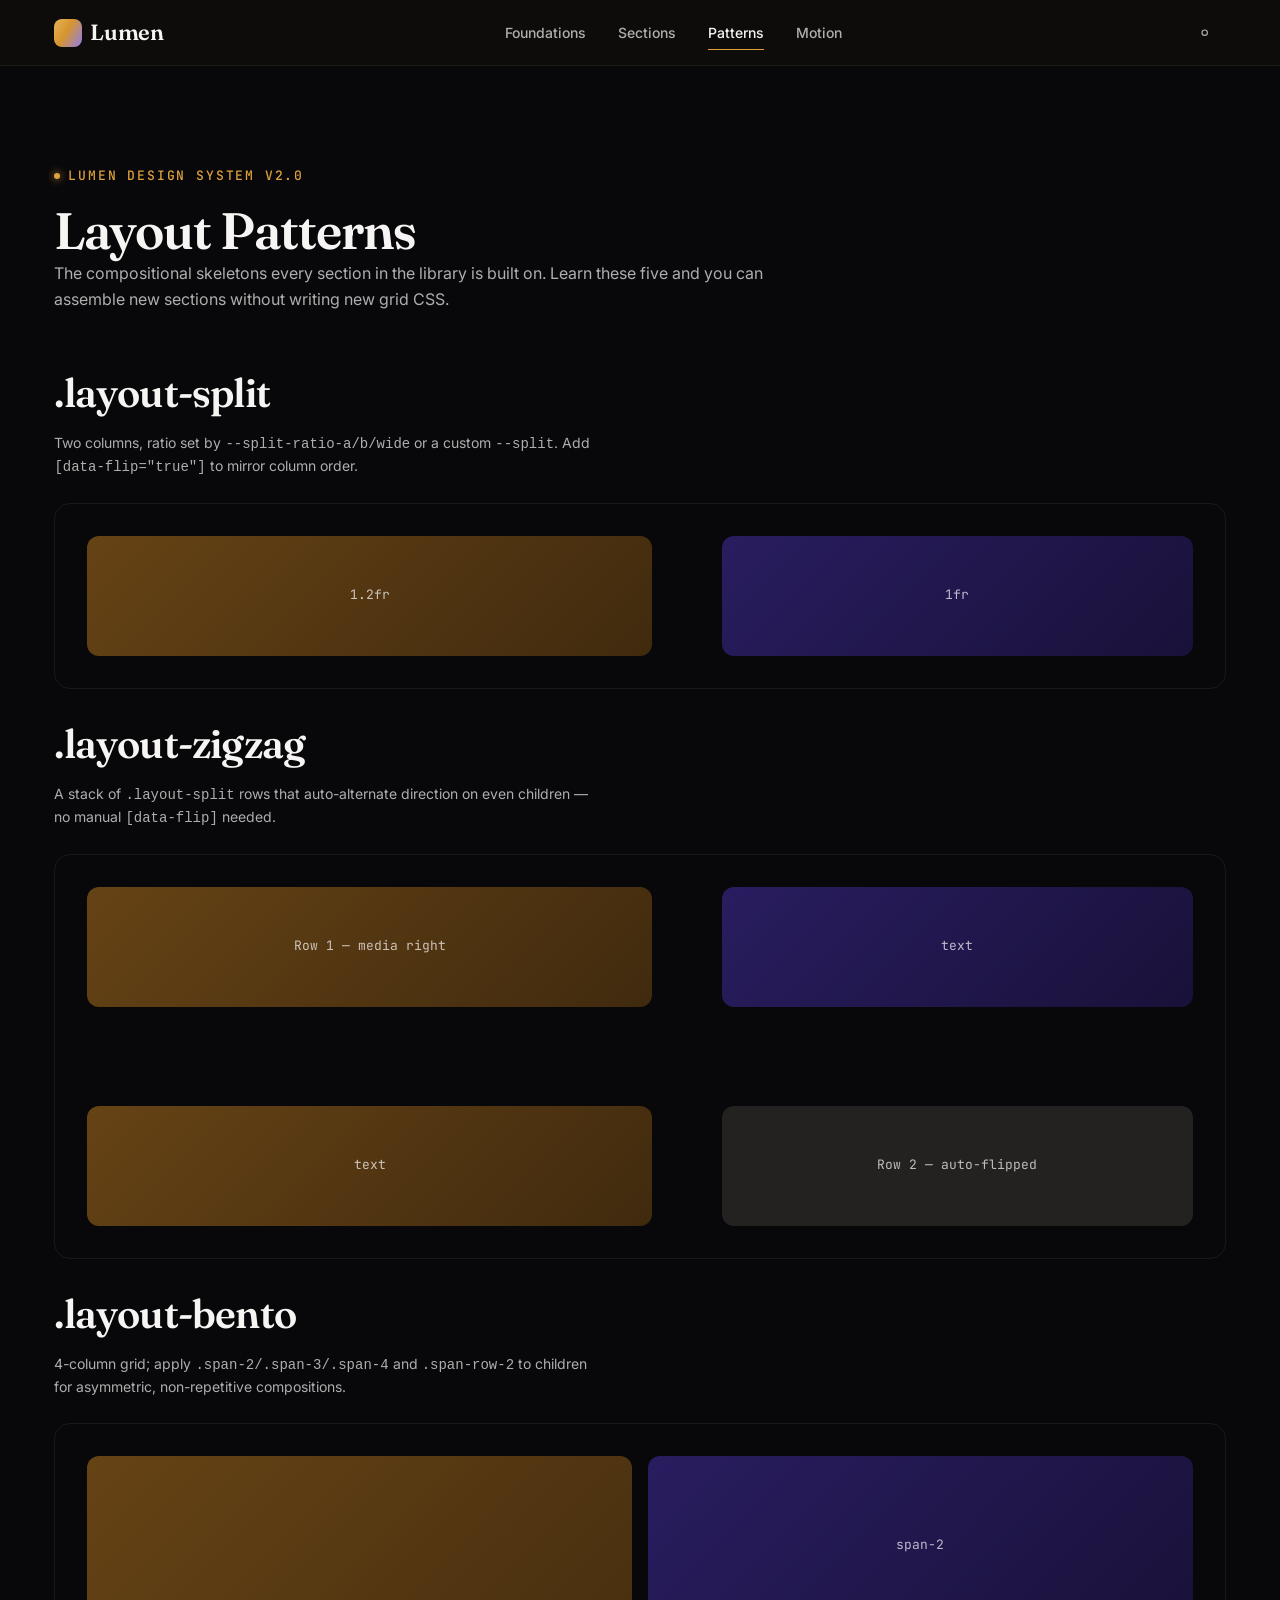
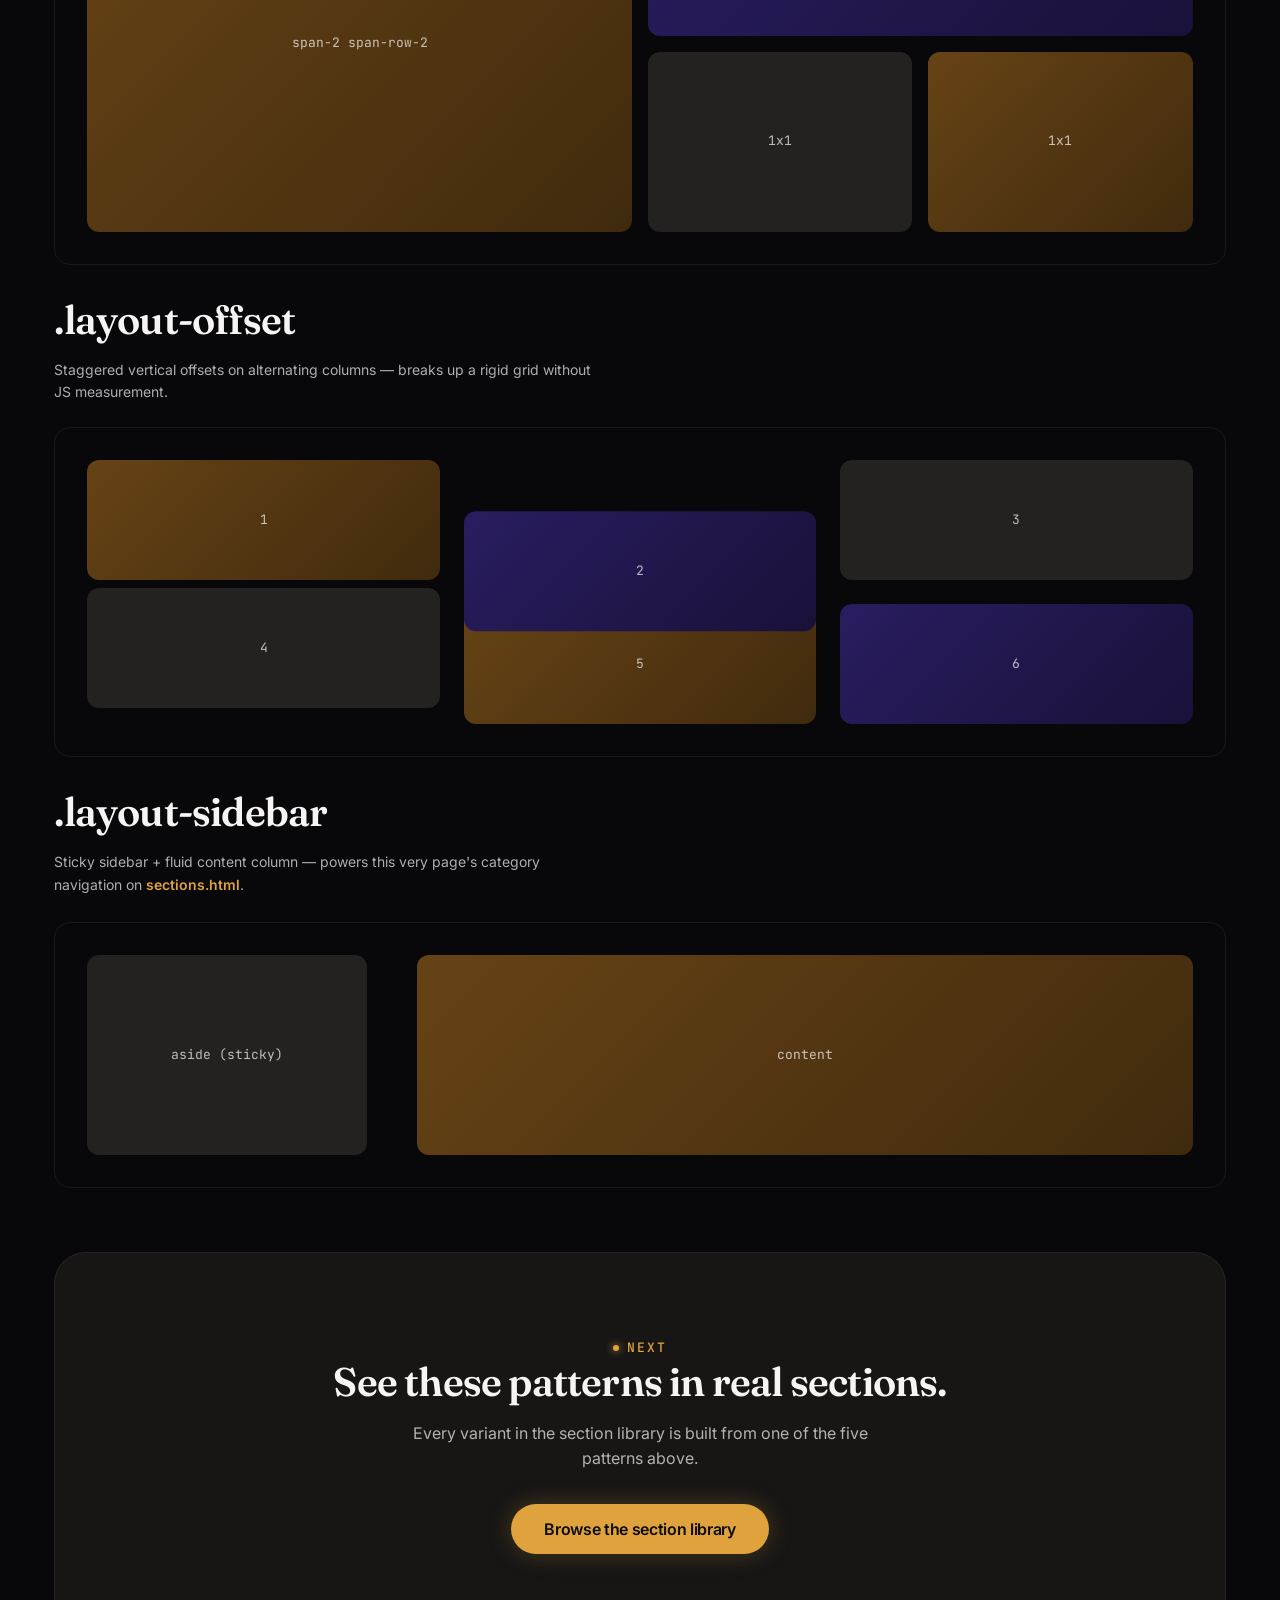
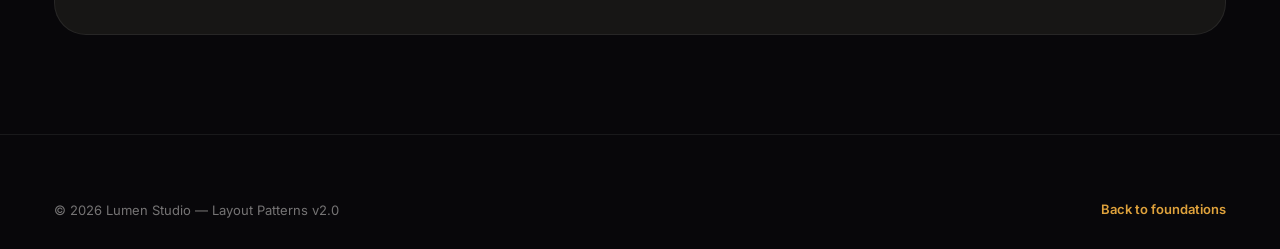
<file: design-system/patterns.html>
<!DOCTYPE html>
<html lang="en">
<head>
<meta charset="UTF-8">
<meta name="viewport" content="width=device-width, initial-scale=1.0">
<title>Lumen — Layout Patterns</title>
<meta name="description" content="Reusable layout composition primitives in the Lumen Design System.">
<link rel="stylesheet" href="main.css">
<style>
  .demo-frame { border: 1px solid var(--color-border-subtle); border-radius: var(--radius-lg); overflow: hidden; margin-bottom: var(--space-8); }
  .demo-frame__label { padding: var(--space-3) var(--space-5); background: var(--color-surface-2); font-family: var(--font-mono); font-size: var(--text-micro); letter-spacing: var(--tracking-wide); text-transform: uppercase; color: var(--color-text-tertiary); }
  .demo-frame__body { padding: var(--space-8); }
  .swatch-block { border-radius: var(--radius-md); min-height: 120px; display: flex; align-items: center; justify-content: center; color: rgba(255,255,255,0.7); font-family: var(--font-mono); font-size: var(--text-caption); }
  .ph-a { background: linear-gradient(135deg, var(--gold-800), var(--gold-900)); }
  .ph-b { background: linear-gradient(135deg, var(--violet-800), var(--violet-900)); }
  .ph-c { background: var(--gray-800); }
</style>
</head>
<body>
<a href="#main" class="skip-link">Skip to content</a>

<nav class="navbar navbar--solid" data-scrolled="true" data-menu-open="false">
  <a href="index.html" class="navbar__brand"><span class="navbar__brand-mark" aria-hidden="true"></span>Lumen</a>
  <div class="navbar__links">
    <a class="navbar__link" href="index.html">Foundations</a>
    <a class="navbar__link" href="sections.html">Sections</a>
    <a class="navbar__link" href="patterns.html" aria-current="page">Patterns</a>
    <a class="navbar__link" href="motion.html">Motion</a>
  </div>
  <div class="navbar__actions">
    <button class="btn btn--icon btn--ghost" data-theme-toggle aria-label="Toggle color theme">
      <svg width="18" height="18" viewBox="0 0 20 20" fill="none"><circle cx="10" cy="10" r="3.5" stroke="currentColor" stroke-width="1.5"/></svg>
    </button>
    <button class="navbar__toggle" aria-label="Toggle menu" aria-expanded="false"><span></span><span></span><span></span></button>
  </div>
  <div class="navbar__mobile-panel">
    <a class="navbar__link" href="index.html">Foundations</a>
    <a class="navbar__link" href="sections.html">Sections</a>
    <a class="navbar__link" href="patterns.html">Patterns</a>
    <a class="navbar__link" href="motion.html">Motion</a>
  </div>
</nav>

<main id="main" class="section">
  <div class="container">
    <div class="section-header section-header--left" style="max-width:720px;">
      <span class="text-eyebrow">Lumen Design System v2.0</span>
      <h1>Layout Patterns</h1>
      <p>The compositional skeletons every section in the library is built on. Learn these five and you can assemble new sections without writing new grid CSS.</p>
    </div>

    <h2 class="mb-4">.layout-split</h2>
    <p class="text-body-sm text-muted mb-6" style="max-width:60ch;">Two columns, ratio set by <code>--split-ratio-a/b/wide</code> or a custom <code>--split</code>. Add <code>[data-flip="true"]</code> to mirror column order.</p>
    <div class="demo-frame"><div class="demo-frame__body">
      <div class="layout-split"><div class="swatch-block ph-a">1.2fr</div><div class="swatch-block ph-b">1fr</div></div>
    </div></div>

    <h2 class="mb-4">.layout-zigzag</h2>
    <p class="text-body-sm text-muted mb-6" style="max-width:60ch;">A stack of <code>.layout-split</code> rows that auto-alternate direction on even children — no manual <code>[data-flip]</code> needed.</p>
    <div class="demo-frame"><div class="demo-frame__body">
      <div class="layout-zigzag">
        <div class="layout-split"><div class="swatch-block ph-a">Row 1 — media right</div><div class="swatch-block ph-b">text</div></div>
        <div class="layout-split"><div class="swatch-block ph-c">Row 2 — auto-flipped</div><div class="swatch-block ph-a">text</div></div>
      </div>
    </div></div>

    <h2 class="mb-4">.layout-bento</h2>
    <p class="text-body-sm text-muted mb-6" style="max-width:60ch;">4-column grid; apply <code>.span-2/.span-3/.span-4</code> and <code>.span-row-2</code> to children for asymmetric, non-repetitive compositions.</p>
    <div class="demo-frame"><div class="demo-frame__body">
      <div class="layout-bento">
        <div class="swatch-block ph-a span-2 span-row-2">span-2 span-row-2</div>
        <div class="swatch-block ph-b span-2">span-2</div>
        <div class="swatch-block ph-c">1x1</div>
        <div class="swatch-block ph-a">1x1</div>
      </div>
    </div></div>

    <h2 class="mb-4">.layout-offset</h2>
    <p class="text-body-sm text-muted mb-6" style="max-width:60ch;">Staggered vertical offsets on alternating columns — breaks up a rigid grid without JS measurement.</p>
    <div class="demo-frame"><div class="demo-frame__body">
      <div class="layout-offset">
        <div class="swatch-block ph-a">1</div><div class="swatch-block ph-b">2</div><div class="swatch-block ph-c">3</div>
        <div class="swatch-block ph-c">4</div><div class="swatch-block ph-a">5</div><div class="swatch-block ph-b">6</div>
      </div>
    </div></div>

    <h2 class="mb-4">.layout-sidebar</h2>
    <p class="text-body-sm text-muted mb-6" style="max-width:60ch;">Sticky sidebar + fluid content column — powers this very page's category navigation on <a href="sections.html" class="btn-link" style="display:inline-flex;">sections.html</a>.</p>
    <div class="demo-frame"><div class="demo-frame__body">
      <div class="layout-sidebar">
        <div class="swatch-block ph-c" style="min-height:200px;">aside (sticky)</div>
        <div class="swatch-block ph-a" style="min-height:200px;">content</div>
      </div>
    </div></div>

    <div class="cta-band mt-16">
      <span class="text-eyebrow">Next</span>
      <h2 class="cta-band__title">See these patterns in real sections.</h2>
      <p class="cta-band__subtitle">Every variant in the section library is built from one of the five patterns above.</p>
      <div class="hero__actions"><a href="sections.html" class="btn btn--primary btn--lg">Browse the section library</a></div>
    </div>
  </div>
</main>

<footer class="footer">
  <div class="container">
    <div class="footer__bottom" style="border-top:none; padding-top:0;">
      <span>&copy; 2026 Lumen Studio — Layout Patterns v2.0</span>
      <a href="index.html" class="btn-link">Back to foundations</a>
    </div>
  </div>
</footer>

<script src="main.js"></script>
</body>
</html>
</file>
<file: design-system/main.css>
/* ==========================================================================
   LUMEN DESIGN SYSTEM — ENTRY POINT  (v2.0)
   Import order matters: tokens before everything, reset before base,
   base before layout patterns, patterns before components (components
   build on top of them), core components before section-level ones.
   ========================================================================== */

@import url('https://fonts.googleapis.com/css2?family=Fraunces:opsz,wght@9..144,400..700&family=Inter:wght@400;500;600;700;900&family=JetBrains+Mono:wght@400;500&display=swap');

@import 'tokens.css';
@import 'reset.css';
@import 'base.css';
@import 'utilities.css';
@import 'motion.css';

@import 'patterns/layout.css';

/* Core / primitive components */
@import 'components/buttons.css';
@import 'components/badges.css';
@import 'components/forms.css';
@import 'components/accordion.css';
@import 'components/overlay.css';
@import 'components/navigation.css';
@import 'components/timeline.css';

/* Section-level components */
@import 'components/navbar.css';
@import 'components/hero.css';
@import 'components/cta.css';
@import 'components/cards.css';
@import 'components/services.css';
@import 'components/about.css';
@import 'components/stats.css';
@import 'components/testimonials.css';
@import 'components/pricing.css';
@import 'components/faq.css';
@import 'components/portfolio.css';
@import 'components/team.css';
@import 'components/contact.css';
@import 'components/blog.css';
@import 'components/features.css';
@import 'components/gallery.css';
@import 'components/sections.css';
</file>
